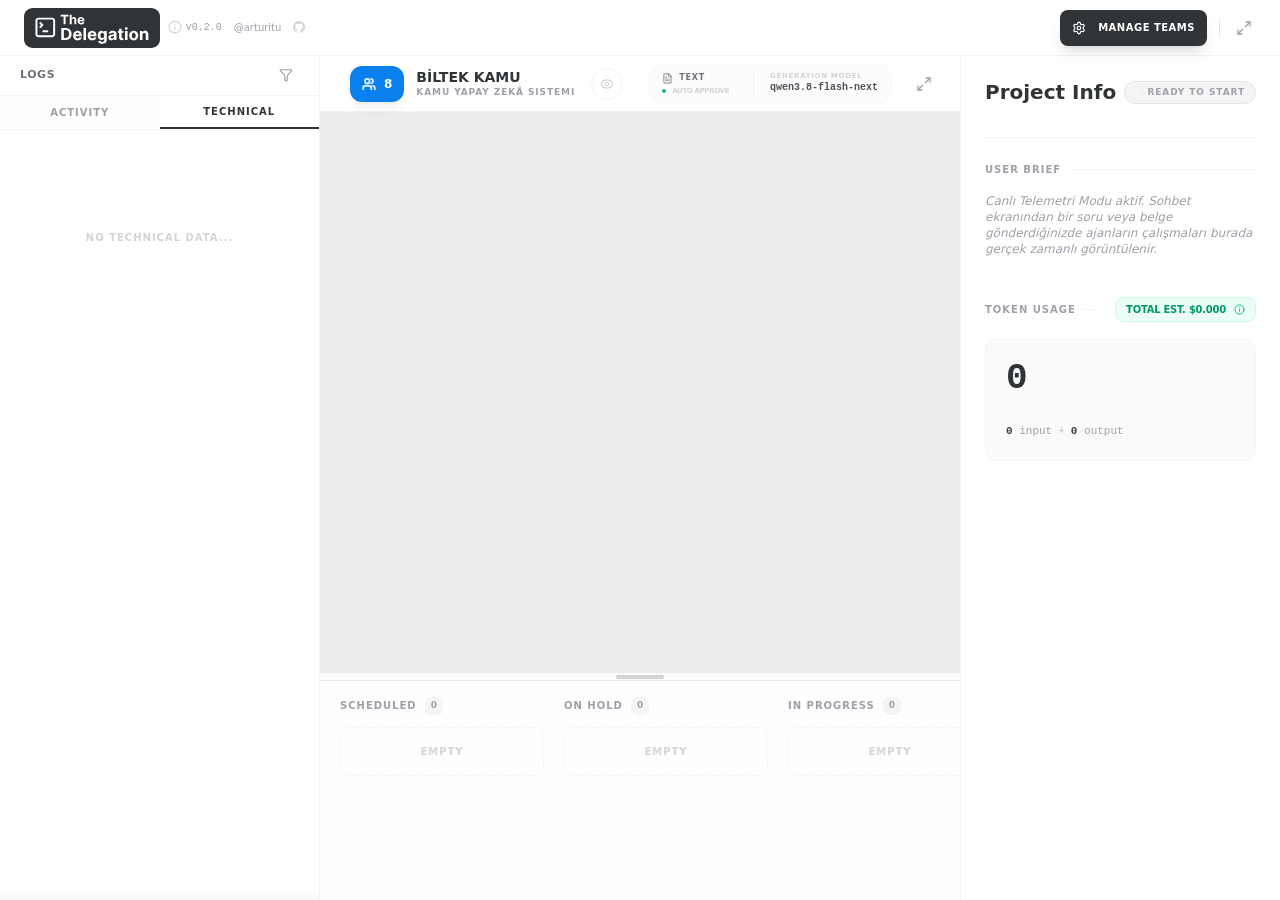
<file: frontend/office-3d/index.html>
<!DOCTYPE html>
<html lang="en">

<head>
  <meta charset="UTF-8" />
  <meta name="viewport" content="width=device-width, initial-scale=1.0" />
  <title>The Delegation</title>
  <meta name="description" content="A no-code 3D playground to explore, design, and interact with Agentic AI systems" />
  <link rel="icon" href="./favicon.ico" />
  <!-- Open Graph / Facebook -->
  <meta property="og:type" content="website">
  <meta property="og:url" content="https://arturitu.github.io/the-delegation/">
  <meta property="og:title" content="The Delegation">
  <meta property="og:description"
    content="A no-code 3D playground to explore, design, and interact with Agentic AI systems">
  <meta property="og:image" content="https://arturitu.github.io/the-delegation/og.jpg">
  <meta property="og:image:type" content="image/jpeg">
  <meta property="og:image:width" content="1200">
  <meta property="og:image:height" content="630">
  <!-- Twitter / X -->
  <meta name="twitter:card" content="summary_large_image">
  <meta name="twitter:site" content="@arturitu" />
  <meta name="twitter:title" content="The Delegation">
  <meta name="twitter:description"
    content="A no-code 3D playground to explore, design, and interact with Agentic AI systems">
  <meta name="twitter:image" content="https://arturitu.github.io/the-delegation/og.jpg">
  <meta name="twitter:url" content="https://arturitu.github.io/the-delegation/">
  <script type="module" crossorigin src="./assets/index-CEtgCD3l.js"></script>
  <link rel="stylesheet" crossorigin href="./assets/index-De0kGVIu.css">
</head>

<body>
  <div id="root"></div>
</body>

</html>
</file>
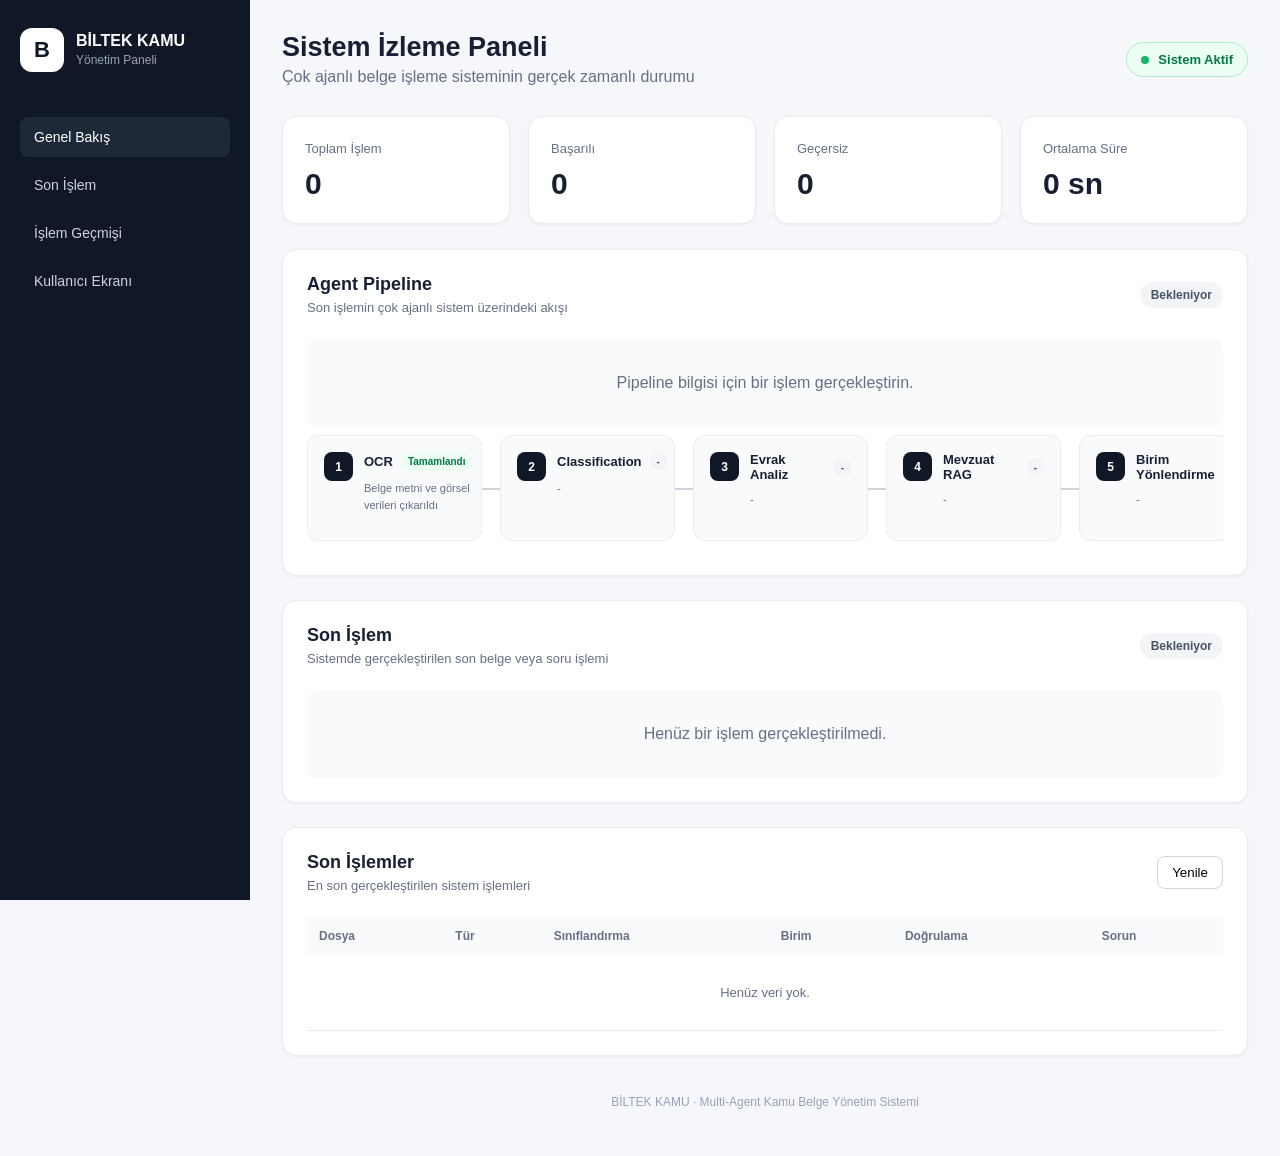
<file: frontend/dashboard.html>
<!DOCTYPE html>
<html lang="tr">

<head>
    <meta charset="UTF-8">

    <meta
        name="viewport"
        content="width=device-width, initial-scale=1.0"
    >

    <title>
        BİLTEK KAMU | Sistem Paneli
    </title>

    <link
        rel="stylesheet"
        href="dashboard.css"
    >
</head>


<body>

<div class="layout">


    <!-- =========================================
         SIDEBAR
    ========================================== -->

    <aside class="sidebar">

        <div class="brand">

            <div class="logo">
                B
            </div>

            <div>
                <h2>
                    BİLTEK KAMU
                </h2>

                <span>
                    Yönetim Paneli
                </span>
            </div>

        </div>


        <nav>

            <a
                href="#"
                class="active"
            >
                Genel Bakış
            </a>


            <a href="#lastProcess">
                Son İşlem
            </a>


            <a href="#history">
                İşlem Geçmişi
            </a>


            <a href="index.html">
                Kullanıcı Ekranı
            </a>

        </nav>

    </aside>



    <!-- =========================================
         MAIN
    ========================================== -->

    <main class="main">


        <!-- TOPBAR -->

        <header class="topbar">

            <div>

                <h1>
                    Sistem İzleme Paneli
                </h1>

                <p>
                    Çok ajanlı belge işleme sisteminin
                    gerçek zamanlı durumu
                </p>

            </div>


            <div class="system-status">

                <span class="status-dot"></span>

                Sistem Aktif

            </div>

        </header>



        <!-- =========================================
             SUMMARY
        ========================================== -->

        <section class="cards">


            <div class="card">

                <span>
                    Toplam İşlem
                </span>

                <strong id="totalRequests">
                    0
                </strong>

            </div>


            <div class="card">

                <span>
                    Başarılı
                </span>

                <strong id="successful">
                    0
                </strong>

            </div>


            <div class="card">

                <span>
                    Geçersiz
                </span>

                <strong id="invalid">
                    0
                </strong>

            </div>


            <div class="card">

                <span>
                    Ortalama Süre
                </span>

                <strong id="averageTime">
                    0 sn
                </strong>

            </div>


        </section>



        <!-- =========================================
             AGENT PIPELINE
        ========================================== -->

        <section class="panel">


            <div class="panel-header">

                <div>

                    <h2>
                        Agent Pipeline
                    </h2>

                    <p>
                        Son işlemin çok ajanlı sistem
                        üzerindeki akışı
                    </p>

                </div>


                <span
                    id="pipelineStatus"
                    class="badge neutral"
                >
                    Bekleniyor
                </span>

            </div>



            <!-- EMPTY -->

            <div
                id="pipelineEmpty"
                class="empty"
            >
                Pipeline bilgisi için
                bir işlem gerçekleştirin.
            </div>



            <!-- PIPELINE -->

            <div
                id="agentPipeline"
                class="agent-pipeline hidden"
            >


                <!-- =================================
                     1. OCR
                ================================== -->

                <div class="agent-card">

                    <div class="agent-number">
                        1
                    </div>


                    <div class="agent-content">

                        <div class="agent-top">

                            <strong>
                                OCR
                            </strong>


                            <span
                                class="agent-state success-state"
                            >
                                Tamamlandı
                            </span>

                        </div>


                        <p>
                            Belge metni ve görsel
                            verileri çıkarıldı
                        </p>

                    </div>

                </div>



                <div class="pipeline-line"></div>



                <!-- =================================
                     2. CLASSIFICATION
                ================================== -->

                <div class="agent-card">

                    <div class="agent-number">
                        2
                    </div>


                    <div class="agent-content">

                        <div class="agent-top">

                            <strong>
                                Classification
                            </strong>


                            <span
                                id="classificationAgentState"
                                class="agent-state"
                            >
                                -
                            </span>

                        </div>


                        <p id="classificationAgentDetail">
                            -
                        </p>

                    </div>

                </div>



                <div class="pipeline-line"></div>



                <!-- =================================
                     3. EVRAK ANALIZ
                ================================== -->

                <div class="agent-card">

                    <div class="agent-number">
                        3
                    </div>


                    <div class="agent-content">

                        <div class="agent-top">

                            <strong>
                                Evrak Analiz
                            </strong>


                            <span
                                id="analysisAgentState"
                                class="agent-state"
                            >
                                -
                            </span>

                        </div>


                        <p id="analysisAgentDetail">
                            -
                        </p>

                    </div>

                </div>



                <div class="pipeline-line"></div>



                <!-- =================================
                     4. MEVZUAT RAG
                ================================== -->

                <div
                    class="agent-card clickable-agent"
                    id="ragAgentCard"
                >

                    <div class="agent-number">
                        4
                    </div>


                    <div class="agent-content">

                        <div class="agent-top">

                            <strong>
                                Mevzuat RAG
                            </strong>


                            <span
                                id="ragAgentState"
                                class="agent-state"
                            >
                                -
                            </span>

                        </div>


                        <p id="ragAgentDetail">
                            -
                        </p>

                    </div>

                </div>



                <div class="pipeline-line"></div>



                <!-- =================================
                     5. ROUTING
                ================================== -->

                <div class="agent-card">

                    <div class="agent-number">
                        5
                    </div>


                    <div class="agent-content">

                        <div class="agent-top">

                            <strong>
                                Birim Yönlendirme
                            </strong>


                            <span
                                id="routingAgentState"
                                class="agent-state"
                            >
                                -
                            </span>

                        </div>


                        <p id="routingAgentDetail">
                            -
                        </p>

                    </div>

                </div>



                <div class="pipeline-line"></div>



                <!-- =================================
                     6. VALIDATION
                ================================== -->

                <div
                    class="agent-card clickable-agent"
                    id="validationAgentCard"
                >

                    <div class="agent-number">
                        6
                    </div>


                    <div class="agent-content">

                        <div class="agent-top">

                            <strong>
                                Doğrulama
                            </strong>


                            <span
                                id="validationAgentState"
                                class="agent-state"
                            >
                                -
                            </span>

                        </div>


                        <p id="validationAgentDetail">
                            -
                        </p>

                    </div>

                </div>



                <div class="pipeline-line"></div>



                <!-- =================================
                     7. RESMI YAZI
                ================================== -->

                <div
                    class="agent-card on-demand-agent"
                >

                    <div class="agent-number">
                        7
                    </div>


                    <div class="agent-content">

                        <div class="agent-top">

                            <strong>
                                Resmi Yazı
                            </strong>


                            <span
                                class="agent-state ondemand-state"
                            >
                                On-Demand
                            </span>

                        </div>


                        <p>
                            Kullanıcı talebiyle
                            resmi yazı oluşturulur
                        </p>

                    </div>

                </div>


            </div>

        </section>



        <!-- =========================================
             LAST PROCESS
        ========================================== -->

        <section
            class="panel"
            id="lastProcess"
        >


            <div class="panel-header">

                <div>

                    <h2>
                        Son İşlem
                    </h2>

                    <p>
                        Sistemde gerçekleştirilen
                        son belge veya soru işlemi
                    </p>

                </div>


                <span
                    id="lastStatus"
                    class="badge neutral"
                >
                    Bekleniyor
                </span>

            </div>



            <!-- EMPTY -->

            <div
                id="emptyProcess"
                class="empty"
            >
                Henüz bir işlem gerçekleştirilmedi.
            </div>



            <!-- PROCESS DETAILS -->

            <div
                id="processDetails"
                class="process-grid hidden"
            >


                <div class="detail">

                    <span>
                        Dosya
                    </span>

                    <strong id="fileName">
                        -
                    </strong>

                </div>



                <div class="detail">

                    <span>
                        İşlem Türü
                    </span>

                    <strong id="requestType">
                        -
                    </strong>

                </div>



                <div class="detail">

                    <span>
                        Sınıflandırma
                    </span>

                    <strong id="classification">
                        -
                    </strong>

                </div>



                <div class="detail">

                    <span>
                        Sınıflandırma Güveni
                    </span>

                    <strong id="classificationConfidence">
                        -
                    </strong>

                </div>



                <div class="detail">

                    <span>
                        Analiz Güveni
                    </span>

                    <strong id="analysisConfidence">
                        -
                    </strong>

                </div>



                <div class="detail">

                    <span>
                        Yönlendirilen Birim
                    </span>

                    <strong id="routing">
                        -
                    </strong>

                </div>



                <div class="detail">

                    <span>
                        RAG Kaynakları
                    </span>

                    <strong id="ragSources">
                        -
                    </strong>

                </div>



                <div class="detail">

                    <span>
                        Doğrulama Sorunları
                    </span>

                    <strong id="issueCount">
                        -
                    </strong>

                </div>


            </div>

        </section>



        <!-- =========================================
             HISTORY
        ========================================== -->

        <section
            class="panel"
            id="history"
        >


            <div class="panel-header">

                <div>

                    <h2>
                        Son İşlemler
                    </h2>

                    <p>
                        En son gerçekleştirilen sistem işlemleri
                    </p>

                </div>


                <button
                    onclick="loadDashboard()"
                    class="refresh-button"
                >
                    Yenile
                </button>

            </div>



            <div class="table-wrapper">

                <table>


                    <thead>

                        <tr>

                            <th>
                                Dosya
                            </th>

                            <th>
                                Tür
                            </th>

                            <th>
                                Sınıflandırma
                            </th>

                            <th>
                                Birim
                            </th>

                            <th>
                                Doğrulama
                            </th>

                            <th>
                                Sorun
                            </th>

                        </tr>

                    </thead>



                    <tbody id="historyBody">

                        <tr>

                            <td
                                colspan="6"
                                class="table-empty"
                            >
                                Henüz veri yok.
                            </td>

                        </tr>

                    </tbody>


                </table>

            </div>

        </section>



        <!-- =========================================
             VALIDATION DETAILS MODAL
        ========================================== -->

        <div
            id="validationModal"
            class="modal hidden"
        >


            <div class="modal-backdrop"></div>


            <div class="modal-box">


                <div class="modal-header">

                    <div>

                        <h2>
                            Doğrulama Detayları
                        </h2>

                        <p>
                            Son işlemde tespit edilen
                            doğrulama sorunları
                        </p>

                    </div>


                    <button
                        id="closeValidationModal"
                        class="modal-close"
                    >
                        ×
                    </button>

                </div>



                <div class="validation-summary">


                    <div>

                        <span>
                            Durum
                        </span>

                        <strong id="modalValidationStatus">
                            -
                        </strong>

                    </div>


                    <div>

                        <span>
                            Toplam Sorun
                        </span>

                        <strong id="modalIssueCount">
                            0
                        </strong>

                    </div>


                </div>



                <div id="validationIssuesList">

                    <div class="empty">
                        Doğrulama sorunu bulunamadı.
                    </div>

                </div>


            </div>

        </div>



        <!-- =========================================
             RAG DETAILS MODAL
        ========================================== -->

        <div
            id="ragModal"
            class="modal hidden"
        >


            <div class="modal-backdrop"></div>


            <div class="modal-box">


                <div class="modal-header">

                    <div>

                        <h2>
                            Mevzuat RAG Detayları
                        </h2>

                        <p>
                            Son işlemde kullanılan
                            sorgu, yanıt ve kaynaklar
                        </p>

                    </div>


                    <button
                        id="closeRagModal"
                        class="modal-close"
                    >
                        ×
                    </button>

                </div>



                <!-- QUERY -->

                <div class="rag-section">

                    <span class="rag-label">
                        Sorgu
                    </span>


                    <div
                        id="ragQuery"
                        class="rag-text"
                    >
                        -
                    </div>

                </div>



                <!-- ANSWER -->

                <div class="rag-section">

                    <span class="rag-label">
                        RAG Yanıtı
                    </span>


                    <div
                        id="ragAnswer"
                        class="rag-text"
                    >
                        -
                    </div>

                </div>



                <!-- SOURCES -->

                <div class="rag-section">


                    <div class="rag-section-header">

                        <span class="rag-label">
                            Kaynaklar
                        </span>


                        <strong id="ragSourceCount">
                            0
                        </strong>

                    </div>



                    <div id="ragSourcesList">

                        <div class="empty">
                            Kaynak bulunamadı.
                        </div>

                    </div>


                </div>


            </div>

        </div>



        <!-- =========================================
             FOOTER
        ========================================== -->

        <footer>

            BİLTEK KAMU ·
            Multi-Agent Kamu Belge Yönetim Sistemi

        </footer>


    </main>

</div>



<script src="dashboard.js"></script>

</body>

</html>
</file>
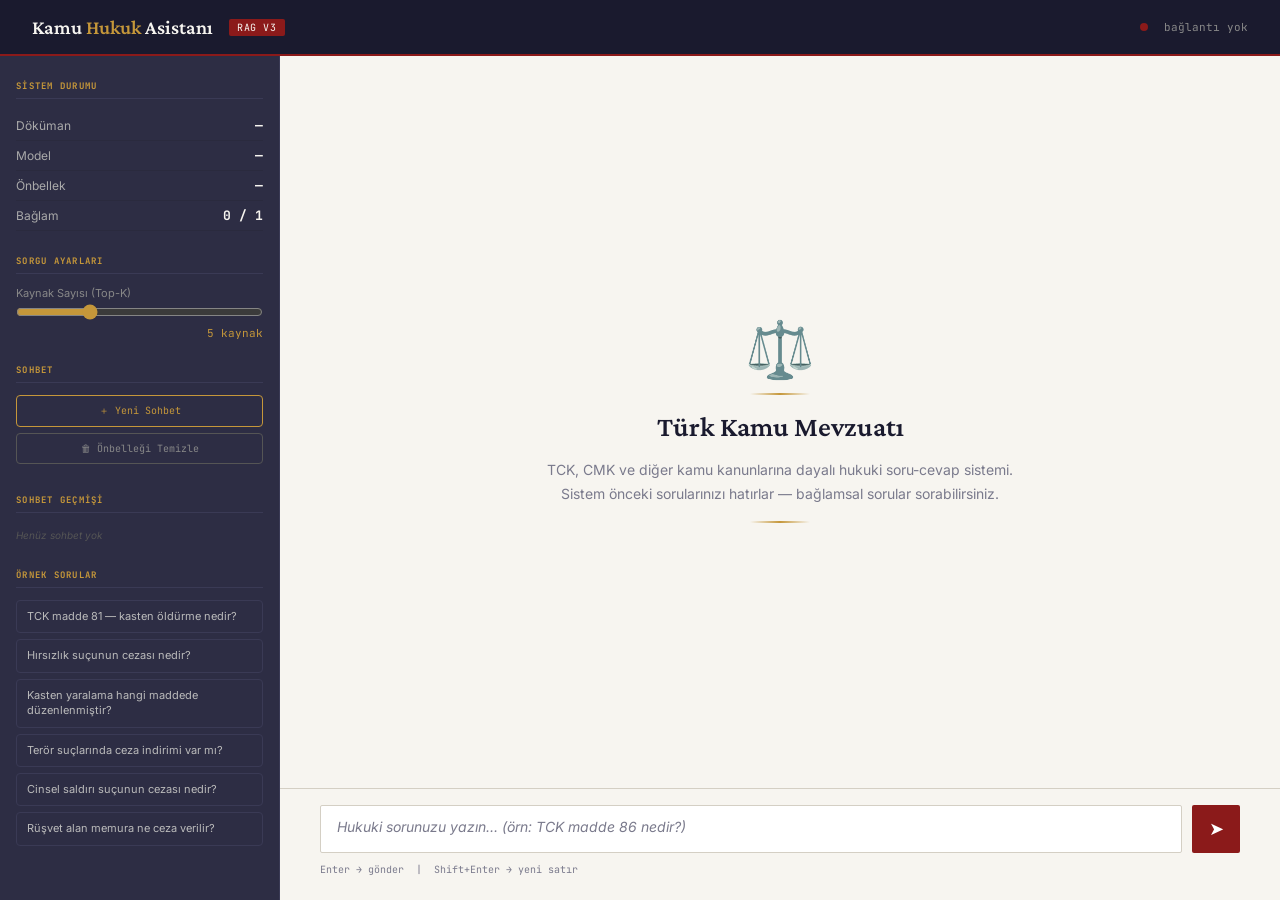
<file: agents/mevzuat_rag/chat.html>
<!DOCTYPE html>
<html lang="tr">
<head>
<meta charset="UTF-8"/>
<meta name="viewport" content="width=device-width,initial-scale=1"/>
<title>Kamu Hukuk Asistanı</title>
<style>
@import url('https://fonts.googleapis.com/css2?family=Crimson+Pro:ital,wght@0,300;0,400;0,600;1,300&family=JetBrains+Mono:wght@400;500&family=Inter:wght@300;400;500&display=swap');

:root {
  --ink:    #1A1A2E; --ink2: #2D2D44;
  --paper:  #F7F5F0; --paper2: #EDEAE2;
  --seal:   #8B1A1A; --seal2: #A52A2A;
  --gold:   #C5973A; --muted: #7A7A8C;
  --good:   #2D7A4F; --warn:  #B85C1A;
  --border: #D4CFC4;
  --mono: 'JetBrains Mono', monospace;
  --serif: 'Crimson Pro', Georgia, serif;
  --sans: 'Inter', sans-serif;
}
*, *::before, *::after { box-sizing: border-box; margin: 0; padding: 0; }
body { font-family: var(--sans); background: var(--paper); color: var(--ink);
  min-height: 100vh; display: grid;
  grid-template-columns: 280px 1fr; grid-template-rows: auto 1fr;
  height: 100vh; overflow: hidden; }

/* Header */
header { grid-column: 1/-1; background: var(--ink); color: var(--paper);
  padding: 0 32px; height: 56px; display: flex; align-items: center;
  gap: 16px; border-bottom: 2px solid var(--seal); flex-shrink: 0; }
.logo { font-family: var(--serif); font-size: 20px; font-weight: 600; color: var(--paper); }
.logo span { color: var(--gold); }
.badge { font-family: var(--mono); font-size: 10px; padding: 2px 8px; border-radius: 2px;
  background: var(--seal); color: var(--paper); letter-spacing: .06em; text-transform: uppercase; }
header .spacer { flex: 1; }
#statusDot { width: 8px; height: 8px; border-radius: 50%; background: #666; transition: background .3s; }
#statusDot.online  { background: #4CAF50; box-shadow: 0 0 6px #4CAF5066; }
#statusDot.offline { background: var(--seal); }
#statusText { font-family: var(--mono); font-size: 11px; color: #888; }

/* Sidebar */
aside { background: var(--ink2); color: var(--paper); padding: 24px 16px;
  display: flex; flex-direction: column; gap: 24px;
  border-right: 1px solid #3A3A55; overflow-y: auto; }
.side-section h3 { font-family: var(--mono); font-size: 9px; letter-spacing: .14em;
  text-transform: uppercase; color: var(--gold);
  margin-bottom: 12px; padding-bottom: 6px; border-bottom: 1px solid #3A3A55; }
.stat-row { display: flex; justify-content: space-between; align-items: center;
  padding: 6px 0; font-size: 12px; color: #AAA; border-bottom: 1px solid #2A2A3E; }
.stat-row b { color: var(--paper); font-family: var(--mono); font-size: 13px; }
label { font-size: 11px; color: #888; display: block; margin-bottom: 4px; }
input[type=range] { width: 100%; accent-color: var(--gold); cursor: pointer; }
.range-val { font-family: var(--mono); font-size: 11px; color: var(--gold); text-align: right; margin-top: 2px; }
.suggestion-list { display: flex; flex-direction: column; gap: 6px; }
.sug { padding: 8px 10px; border: 1px solid #3A3A55; border-radius: 4px;
  font-size: 11px; color: #BBB; cursor: pointer;
  transition: border-color .2s, color .2s, background .2s; line-height: 1.4; }
.sug:hover { border-color: var(--gold); color: var(--paper); background: #2A2A3E; }
.action-btn { width: 100%; padding: 8px; background: transparent;
  border: 1px solid #555; border-radius: 4px; color: #888;
  font-family: var(--mono); font-size: 10px; cursor: pointer;
  transition: border-color .2s, color .2s; margin-bottom: 6px; }
.action-btn:hover { border-color: var(--seal); color: var(--seal); }
.action-btn.new-chat { border-color: var(--gold); color: var(--gold); }
.action-btn.new-chat:hover { background: rgba(197,151,58,.1); }

/* History list */
.history-list { display: flex; flex-direction: column; gap: 4px; max-height: 200px; overflow-y: auto; }
.history-item { padding: 6px 10px; border: 1px solid #2A2A3E; border-radius: 4px;
  font-size: 10px; color: #888; cursor: pointer; transition: all .2s;
  white-space: nowrap; overflow: hidden; text-overflow: ellipsis; }
.history-item:hover { border-color: var(--gold); color: #CCC; background: #2A2A3E; }
.history-item.active { border-color: var(--gold); color: var(--gold); }
.history-empty { font-size: 10px; color: #555; font-style: italic; padding: 4px 0; }

/* Main */
main { display: flex; flex-direction: column; overflow: hidden; }
#messages { flex: 1; overflow-y: auto; padding: 32px 40px;
  display: flex; flex-direction: column; gap: 28px; scroll-behavior: smooth; }
#messages::-webkit-scrollbar { width: 4px; }
#messages::-webkit-scrollbar-thumb { background: var(--border); border-radius: 2px; }

/* Welcome */
.welcome { margin: auto; text-align: center; max-width: 480px;
  display: flex; flex-direction: column; align-items: center; gap: 16px; }
.welcome-seal { font-size: 56px; line-height: 1; filter: sepia(.3); }
.welcome h2 { font-family: var(--serif); font-size: 28px; font-weight: 600; color: var(--ink); }
.welcome p { font-size: 14px; color: var(--muted); line-height: 1.7; }
.welcome-rule { width: 60px; height: 2px;
  background: linear-gradient(90deg, transparent, var(--gold), transparent); }

/* Messages */
.msg { display: flex; flex-direction: column; gap: 8px; max-width: 760px; }
.msg.user { align-self: flex-end; align-items: flex-end; }
.msg.bot  { align-self: flex-start; }
.bubble { padding: 14px 18px; border-radius: 2px; font-size: 14px;
  line-height: 1.7; max-width: 680px; }
.user .bubble { background: var(--ink); color: var(--paper);
  border-bottom-right-radius: 0; font-family: var(--sans); }
.bot .bubble { background: white; border: 1px solid var(--border);
  border-left: 3px solid var(--seal); border-bottom-left-radius: 0;
  font-family: var(--serif); font-size: 15px; white-space: pre-wrap; }
.msg-meta { font-family: var(--mono); font-size: 10px; color: var(--muted);
  display: flex; gap: 14px; align-items: center; flex-wrap: wrap; }
.conf-badge { display: inline-flex; align-items: center; gap: 5px;
  padding: 3px 10px; border-radius: 2px; font-family: var(--mono);
  font-size: 11px; font-weight: 500; }
.conf-high { background: #E8F5E9; color: var(--good); border: 1px solid #A5D6A7; }
.conf-mid  { background: #FFF3E0; color: var(--warn); border: 1px solid #FFCC80; }
.conf-low  { background: #FFEBEE; color: var(--seal); border: 1px solid #EF9A9A; }
.sources-label { font-family: var(--mono); font-size: 10px; color: var(--muted);
  letter-spacing: .08em; text-transform: uppercase; margin-top: 4px; }
.sources { display: flex; flex-wrap: wrap; gap: 6px; margin-top: 4px; }
.source-chip { padding: 4px 10px; background: var(--paper2); border: 1px solid var(--border);
  border-radius: 2px; font-family: var(--mono); font-size: 10px; color: var(--ink2);
  display: flex; align-items: center; gap: 6px;
  cursor: pointer; transition: border-color .2s, background .2s; }
.source-chip:hover { border-color: var(--seal); background: #F0E8E8; }
.sc-score { color: var(--good); font-weight: 500; }

/* Context indicator */
.ctx-indicator { font-family: var(--mono); font-size: 10px; color: var(--gold);
  padding: 4px 10px; background: rgba(197,151,58,.08);
  border: 1px solid rgba(197,151,58,.3); border-radius: 2px; display: inline-block; }

/* Thinking */
.thinking { display: flex; gap: 6px; align-items: center; padding: 14px 18px; }
.thinking span { width: 8px; height: 8px; border-radius: 50%;
  background: var(--seal); animation: pulse 1.2s ease-in-out infinite; }
.thinking span:nth-child(2) { animation-delay: .2s; background: var(--gold); }
.thinking span:nth-child(3) { animation-delay: .4s; }
@keyframes pulse {
  0%,80%,100% { transform: scale(.6); opacity:.4; }
  40%          { transform: scale(1);  opacity:1; }
}

/* Input */
.input-area { padding: 16px 40px 24px; border-top: 1px solid var(--border);
  background: var(--paper); display: flex; flex-direction: column; gap: 10px; flex-shrink: 0; }
.input-row { display: flex; gap: 10px; align-items: flex-end; }
#questionInput { flex: 1; background: white; border: 1px solid var(--border);
  border-radius: 2px; color: var(--ink); font-family: var(--sans); font-size: 14px;
  padding: 12px 16px; resize: none; outline: none; transition: border-color .2s;
  min-height: 48px; max-height: 120px; overflow-y: auto; }
#questionInput:focus { border-color: var(--seal); }
#questionInput::placeholder { color: var(--muted); font-style: italic; }
#sendBtn { width: 48px; height: 48px; border: none; background: var(--seal);
  color: white; font-size: 18px; cursor: pointer; border-radius: 2px;
  transition: background .2s; display: flex; align-items: center; justify-content: center; flex-shrink: 0; }
#sendBtn:hover:not(:disabled) { background: var(--seal2); }
#sendBtn:disabled { opacity: .4; cursor: default; }
.input-hint { font-family: var(--mono); font-size: 10px; color: var(--muted);
  display: flex; justify-content: space-between; align-items: center; }
.ctx-count { color: var(--gold); }
.error-bubble { padding: 10px 14px; border: 1px solid var(--seal);
  border-left: 3px solid var(--seal); background: #FFF5F5;
  font-family: var(--mono); font-size: 12px; color: var(--seal); }

/* Popup */
.popup-overlay { position: fixed; inset: 0; background: rgba(0,0,0,0.55);
  display: flex; align-items: center; justify-content: center; z-index: 1000;
  animation: fadeIn .15s ease; }
@keyframes fadeIn { from { opacity:0 } to { opacity:1 } }
.popup-box { background: white; border-radius: 4px; padding: 32px;
  max-width: 520px; width: 90%; border-top: 4px solid var(--seal);
  box-shadow: 0 24px 64px rgba(0,0,0,0.3); animation: slideUp .2s ease; }
@keyframes slideUp { from { transform: translateY(16px); opacity:0 } to { transform:none; opacity:1 } }
.popup-header { display: flex; justify-content: space-between; align-items: center; margin-bottom: 20px; }
.popup-header h3 { font-family: var(--serif); font-size: 20px; color: var(--seal); }
.popup-close { cursor: pointer; font-size: 22px; color: #888; padding: 0 8px;
  background: none; border: none; transition: color .2s; }
.popup-close:hover { color: var(--seal); }
.popup-table { width: 100%; border-collapse: collapse; font-family: var(--sans); font-size: 13px; }
.popup-table tr:nth-child(odd) td { background: var(--paper); }
.popup-table td { padding: 9px 14px; color: var(--ink); vertical-align: top; }
.popup-table td:first-child { font-weight: 600; color: var(--muted); width: 40%; }
.score-cell { color: var(--good); font-weight: 700; font-family: var(--mono); }
.popup-footer { margin-top: 20px; text-align: right; }
.popup-footer button { padding: 8px 24px; background: var(--seal); color: white;
  border: none; border-radius: 2px; cursor: pointer; font-family: var(--sans);
  font-size: 13px; transition: background .2s; }
.popup-footer button:hover { background: var(--seal2); }
</style>
</head>
<body>

<header>
  <div class="logo">Kamu <span>Hukuk</span> Asistanı</div>
  <div class="badge">RAG v3</div>
  <div class="spacer"></div>
  <div id="statusDot"></div>
  <div id="statusText">kontrol ediliyor…</div>
</header>

<aside>
  <div class="side-section">
    <h3>Sistem Durumu</h3>
    <div class="stat-row">Döküman<b id="docCount">—</b></div>
    <div class="stat-row">Model<b id="modelName">—</b></div>
    <div class="stat-row">Önbellek<b id="cacheCount">—</b></div>
    <div class="stat-row">Bağlam<b id="ctxCount">0 / 6</b></div>
  </div>

  <div class="side-section">
    <h3>Sorgu Ayarları</h3>
    <label>Kaynak Sayısı (Top-K)</label>
    <input type="range" id="topK" min="3" max="10" value="5">
          
    <div class="range-val"><span id="topKVal">5</span> kaynak</div>
  </div>

  <div class="side-section">
    <h3>Sohbet</h3>
    <button class="action-btn new-chat" onclick="newChat()">＋ Yeni Sohbet</button>
    <button class="action-btn" onclick="clearCache()">🗑 Önbelleği Temizle</button>
  </div>

  <div class="side-section">
    <h3>Sohbet Geçmişi</h3>
    <div class="history-list" id="historyList">
      <div class="history-empty">Henüz sohbet yok</div>
    </div>
  </div>

  <div class="side-section">
    <h3>Örnek Sorular</h3>
    <div class="suggestion-list">
      <div class="sug" onclick="setSoru(this)">TCK madde 81 — kasten öldürme nedir?</div>
      <div class="sug" onclick="setSoru(this)">Hırsızlık suçunun cezası nedir?</div>
      <div class="sug" onclick="setSoru(this)">Kasten yaralama hangi maddede düzenlenmiştir?</div>
      <div class="sug" onclick="setSoru(this)">Terör suçlarında ceza indirimi var mı?</div>
      <div class="sug" onclick="setSoru(this)">Cinsel saldırı suçunun cezası nedir?</div>
      <div class="sug" onclick="setSoru(this)">Rüşvet alan memura ne ceza verilir?</div>
    </div>
  </div>
</aside>

<main>
  <div id="messages">
    <div class="welcome" id="welcome">
      <div class="welcome-seal">⚖️</div>
      <div class="welcome-rule"></div>
      <h2>Türk Kamu Mevzuatı</h2>
      <p>TCK, CMK ve diğer kamu kanunlarına dayalı hukuki soru-cevap sistemi.<br>
      Sistem önceki sorularınızı hatırlar — bağlamsal sorular sorabilirsiniz.</p>
      <div class="welcome-rule"></div>
    </div>
  </div>

  <div class="input-area">
    <div class="input-row">
      <textarea id="questionInput"
        placeholder="Hukuki sorunuzu yazın… (örn: TCK madde 86 nedir?)"
        rows="1"
        onkeydown="if(event.key==='Enter'&&!event.shiftKey){event.preventDefault();sendQuery()}"
        oninput="autoResize(this)"></textarea>
      <button id="sendBtn" onclick="sendQuery()" title="Gönder">➤</button>
    </div>
    <div class="input-hint">
      <span>Enter → gönder &nbsp;|&nbsp; Shift+Enter → yeni satır</span>
      <span class="ctx-count" id="ctxHint"></span>
    </div>
  </div>
</main>

<script>
const API = 'http://localhost:8000';

// ── Conversation History ────────────────────────────────────────────────────────
let conversationHistory = [];   // [{role, content}, ...]
let sessionLog = [];            // [{q, a, time}, ...] للعرض في الـ sidebar
const MAX_HISTORY = 2;

function updateHistorySidebar() {
  const list = document.getElementById('historyList');
  const ctxEl = document.getElementById('ctxCount');
  const ctxHint = document.getElementById('ctxHint');
  const msgCount = conversationHistory.filter(m=>m.role==='user').length;

    ctxEl.textContent = `${msgCount} / 1`;
  ctxHint.textContent = msgCount > 0 ? `🔗 ${msgCount} mesaj bağlamda` : '';

  if (sessionLog.length === 0) {
    list.innerHTML = '<div class="history-empty">Henüz sohbet yok</div>';
    return;
  }
  list.innerHTML = sessionLog.slice().reverse().map((item, i) => `
    <div class="history-item ${i===0?'active':''}" title="${item.q}">
      ${item.q.length>35 ? item.q.slice(0,35)+'…' : item.q}
    </div>`).join('');
}

function newChat() {
  conversationHistory = [];
  sessionLog = [];
  document.getElementById('messages').innerHTML = `
    <div class="welcome" id="welcome">
      <div class="welcome-seal">⚖️</div>
      <div class="welcome-rule"></div>
      <h2>Türk Kamu Mevzuatı</h2>
      <p>Yeni sohbet başlatıldı. Hukuki sorunuzu yazabilirsiniz.</p>
      <div class="welcome-rule"></div>
    </div>`;
  updateHistorySidebar();
}

// ── Status ──────────────────────────────────────────────────────────────────────
async function loadStatus() {
  try {
    const [h, c] = await Promise.all([
      fetch(`${API}/health`).then(r=>r.json()),
      fetch(`${API}/cache/stats`).then(r=>r.json()),
    ]);
    document.getElementById('docCount').textContent   = h.document_count?.toLocaleString() ?? '—';
    document.getElementById('modelName').textContent  = h.llm_model ?? '—';
    document.getElementById('cacheCount').textContent = c.cached_questions ?? '0';
    document.getElementById('statusDot').className    = 'online';
    document.getElementById('statusText').textContent = 'bağlı';
  } catch {
    document.getElementById('statusDot').className    = 'offline';
    document.getElementById('statusText').textContent = 'bağlantı yok';
  }
}
loadStatus();
setInterval(loadStatus, 20000);

// ── Confidence ──────────────────────────────────────────────────────────────────
function confidenceFromSources(sources) {
  if (!sources || !sources.length) return { pct: 0, label: 'Bilgi Bulunamadı', cls: 'conf-low' };
  const avg = sources.reduce((s,x)=>s+(x.score||0),0) / sources.length;
  const top = sources[0]?.score || 0;
  const conf = Math.round((top*0.6 + avg*0.4)*100);
  if (conf >= 80) return { pct: conf, label: 'Yüksek Güven', cls: 'conf-high' };
  if (conf >= 60) return { pct: conf, label: 'Orta Güven',   cls: 'conf-mid'  };
  return           { pct: conf, label: 'Düşük Güven',  cls: 'conf-low'  };
}

// ── Helpers ──────────────────────────────────────────────────────────────────────
function autoResize(el) {
  el.style.height = 'auto';
  el.style.height = Math.min(el.scrollHeight, 120) + 'px';
}
function setSoru(el) {
  const inp = document.getElementById('questionInput');
  inp.value = el.textContent.trim();
  autoResize(inp); inp.focus();
  document.getElementById('welcome')?.remove();
}
function esc(s) {
  return String(s).replace(/&/g,'&amp;').replace(/</g,'&lt;')
    .replace(/>/g,'&gt;').replace(/"/g,'&quot;');
}
function addMsg(role, html) {
  const msgs = document.getElementById('messages');
  const div = document.createElement('div');
  div.className = `msg ${role}`;
  div.innerHTML = html;
  msgs.appendChild(div);
  msgs.scrollTop = msgs.scrollHeight;
  return div;
}
async function clearCache() {
  await fetch(`${API}/cache/clear`, { method: 'DELETE' });
  loadStatus();
}

// ── Popup ────────────────────────────────────────────────────────────────────────
function showPopup(source) {
  document.getElementById('popup-overlay')?.remove();
  const overlay = document.createElement('div');
  overlay.className = 'popup-overlay';
  overlay.id = 'popup-overlay';
  overlay.onclick = e => { if(e.target===overlay) overlay.remove(); };
  overlay.innerHTML = `
    <div class="popup-box">
      <div class="popup-header">
        <h3>📄 ${esc(source.madde ? 'Madde ' + source.madde : 'Kaynak Detayı')}</h3>
        <button class="popup-close" onclick="document.getElementById('popup-overlay').remove()">✕</button>
      </div>
      <table class="popup-table">
        <tr><td>Kanun Adı</td><td>${esc(source.document_name || '—')}</td></tr>
        <tr><td>Kanun No</td><td>${esc(source.law_number || '—')}</td></tr>
        <tr><td>Madde</td>   <td>${esc(source.madde || '—')}</td></tr>
        <tr><td>Eşleşme</td> <td class="score-cell">%${Math.round((source.score||0)*100)}</td></tr>
        <tr><td>Chunk ID</td><td>${esc(String(source.chunk_id ?? '—'))}</td></tr>
      </table>
      <div class="popup-footer">
        <button onclick="document.getElementById('popup-overlay').remove()">Kapat</button>
      </div>
    </div>`;
  document.body.appendChild(overlay);
}

// ── Send Query ────────────────────────────────────────────────────────────────────
async function sendQuery() {
  const inp  = document.getElementById('questionInput');
  const q    = inp.value.trim();
  const topK = parseInt(document.getElementById('topK').value);

  if (!q) return;

  document.getElementById('welcome')?.remove();

  inp.value = '';
  inp.style.height = 'auto';

  document.getElementById('sendBtn').disabled = true;

  const hasContext = conversationHistory.length > 0;

  addMsg('user', `
    <div class="bubble">${esc(q)}</div>
    ${
      hasContext
        ? '<div class="ctx-indicator">🔗 önceki bağlamla yanıtlanıyor</div>'
        : ''
    }
  `);

  const botDiv = addMsg(
    'bot',
    `<div class="bubble thinking">
      <span></span>
      <span></span>
      <span></span>
    </div>`
  );

  try {

    const response = await fetch(
      `${API}/query`,
      {
        method: 'POST',

        headers: {
          'Content-Type': 'application/json'
        },

        body: JSON.stringify({
          question: q,
          top_k: topK,
          history: conversationHistory.slice(
            -MAX_HISTORY
          ),
        }),
      }
    );

    if (!response.ok) {
      const errorText = await response.text();

      throw new Error(
        `HTTP ${response.status}: ${errorText}`
      );
    }

    const data = await response.json();

    const fullText = data.answer || '';

    const conf = confidenceFromSources(
      data.sources
    );

    const sourcesHtml = (
      data.sources || []
    ).map(s => `
      <div
        class="source-chip"
        onclick='showPopup(${JSON.stringify(s)})'
      >

        ${
          esc(
            s.madde
              ? 'Madde ' + s.madde
              : (
                  s.document_name?.split('_')[1]
                  || 'Kaynak'
                )
          )
        }

        <span class="sc-score">
          %${Math.round((s.score || 0) * 100)}
        </span>

      </div>
    `).join('');

    botDiv.innerHTML = `
      <div class="bubble">
        ${esc(fullText)}
      </div>

      <div class="msg-meta">

        <span class="conf-badge ${conf.cls}">
          ● ${conf.label} — %${conf.pct}
        </span>

        <span>
          ⏱ ${data.elapsed ?? '—'}s
        </span>

        <span>
          📄 ${data.retrieved_chunks ?? topK} kaynak
        </span>

        ${
          data.cached
            ? '<span>⚡ önbellekten</span>'
            : ''
        }

      </div>

      ${
        sourcesHtml
          ? `
            <div class="sources-label">
              Kullanılan Kaynaklar
            </div>

            <div class="sources">
              ${sourcesHtml}
            </div>
          `
          : ''
      }
    `;

    conversationHistory.push({
      role: 'user',
      content: q,
    });

    conversationHistory.push({
      role: 'assistant',
      content: fullText,
    });

    if (
      conversationHistory.length
      > MAX_HISTORY * 2
    ) {
      conversationHistory =
        conversationHistory.slice(
          -MAX_HISTORY * 2
        );
    }

    sessionLog.push({
      q,
      a: fullText,
      time: new Date()
        .toLocaleTimeString('tr-TR'),
    });

    updateHistorySidebar();
    loadStatus();

  }

  catch (e) {

    botDiv.innerHTML = `
      <div class="error-bubble">
        ⚠ ${esc(e.message)}
      </div>
    `;
  }

  document
    .getElementById('sendBtn')
    .disabled = false;

  inp.focus();
}

updateHistorySidebar();
</script>
</body>
</html>
</file>
<file: frontend/office-3d/assets/index-De0kGVIu.css>
@import"https://fonts.googleapis.com/css2?family=Inter:wght@400;600;900&display=swap";.react-flow{direction:ltr;--xy-edge-stroke-default: #b1b1b7;--xy-edge-stroke-width-default: 1;--xy-edge-stroke-selected-default: #555;--xy-connectionline-stroke-default: #b1b1b7;--xy-connectionline-stroke-width-default: 1;--xy-attribution-background-color-default: rgba(255, 255, 255, .5);--xy-minimap-background-color-default: #fff;--xy-minimap-mask-background-color-default: rgba(240, 240, 240, .6);--xy-minimap-mask-stroke-color-default: transparent;--xy-minimap-mask-stroke-width-default: 1;--xy-minimap-node-background-color-default: #e2e2e2;--xy-minimap-node-stroke-color-default: transparent;--xy-minimap-node-stroke-width-default: 2;--xy-background-color-default: transparent;--xy-background-pattern-dots-color-default: #91919a;--xy-background-pattern-lines-color-default: #eee;--xy-background-pattern-cross-color-default: #e2e2e2;background-color:var(--xy-background-color, var(--xy-background-color-default));--xy-node-color-default: inherit;--xy-node-border-default: 1px solid #1a192b;--xy-node-background-color-default: #fff;--xy-node-group-background-color-default: rgba(240, 240, 240, .25);--xy-node-boxshadow-hover-default: 0 1px 4px 1px rgba(0, 0, 0, .08);--xy-node-boxshadow-selected-default: 0 0 0 .5px #1a192b;--xy-node-border-radius-default: 3px;--xy-handle-background-color-default: #1a192b;--xy-handle-border-color-default: #fff;--xy-selection-background-color-default: rgba(0, 89, 220, .08);--xy-selection-border-default: 1px dotted rgba(0, 89, 220, .8);--xy-controls-button-background-color-default: #fefefe;--xy-controls-button-background-color-hover-default: #f4f4f4;--xy-controls-button-color-default: inherit;--xy-controls-button-color-hover-default: inherit;--xy-controls-button-border-color-default: #eee;--xy-controls-box-shadow-default: 0 0 2px 1px rgba(0, 0, 0, .08);--xy-edge-label-background-color-default: #ffffff;--xy-edge-label-color-default: inherit;--xy-resize-background-color-default: #3367d9}.react-flow.dark{--xy-edge-stroke-default: #3e3e3e;--xy-edge-stroke-width-default: 1;--xy-edge-stroke-selected-default: #727272;--xy-connectionline-stroke-default: #b1b1b7;--xy-connectionline-stroke-width-default: 1;--xy-attribution-background-color-default: rgba(150, 150, 150, .25);--xy-minimap-background-color-default: #141414;--xy-minimap-mask-background-color-default: rgba(60, 60, 60, .6);--xy-minimap-mask-stroke-color-default: transparent;--xy-minimap-mask-stroke-width-default: 1;--xy-minimap-node-background-color-default: #2b2b2b;--xy-minimap-node-stroke-color-default: transparent;--xy-minimap-node-stroke-width-default: 2;--xy-background-color-default: #141414;--xy-background-pattern-dots-color-default: #777;--xy-background-pattern-lines-color-default: #777;--xy-background-pattern-cross-color-default: #777;--xy-node-color-default: #f8f8f8;--xy-node-border-default: 1px solid #3c3c3c;--xy-node-background-color-default: #1e1e1e;--xy-node-group-background-color-default: rgba(240, 240, 240, .25);--xy-node-boxshadow-hover-default: 0 1px 4px 1px rgba(255, 255, 255, .08);--xy-node-boxshadow-selected-default: 0 0 0 .5px #999;--xy-handle-background-color-default: #bebebe;--xy-handle-border-color-default: #1e1e1e;--xy-selection-background-color-default: rgba(200, 200, 220, .08);--xy-selection-border-default: 1px dotted rgba(200, 200, 220, .8);--xy-controls-button-background-color-default: #2b2b2b;--xy-controls-button-background-color-hover-default: #3e3e3e;--xy-controls-button-color-default: #f8f8f8;--xy-controls-button-color-hover-default: #fff;--xy-controls-button-border-color-default: #5b5b5b;--xy-controls-box-shadow-default: 0 0 2px 1px rgba(0, 0, 0, .08);--xy-edge-label-background-color-default: #141414;--xy-edge-label-color-default: #f8f8f8}.react-flow__background{background-color:var(--xy-background-color-props, var(--xy-background-color, var(--xy-background-color-default)));pointer-events:none;z-index:-1}.react-flow__container{position:absolute;width:100%;height:100%;top:0;left:0}.react-flow__pane{z-index:1}.react-flow__pane.draggable{cursor:grab}.react-flow__pane.dragging{cursor:grabbing}.react-flow__pane.selection{cursor:pointer}.react-flow__viewport{transform-origin:0 0;z-index:2;pointer-events:none}.react-flow__renderer{z-index:4}.react-flow__selection{z-index:6}.react-flow__nodesselection-rect:focus,.react-flow__nodesselection-rect:focus-visible{outline:none}.react-flow__edge-path{stroke:var(--xy-edge-stroke, var(--xy-edge-stroke-default));stroke-width:var(--xy-edge-stroke-width, var(--xy-edge-stroke-width-default));fill:none}.react-flow__connection-path{stroke:var(--xy-connectionline-stroke, var(--xy-connectionline-stroke-default));stroke-width:var(--xy-connectionline-stroke-width, var(--xy-connectionline-stroke-width-default));fill:none}.react-flow .react-flow__edges{position:absolute}.react-flow .react-flow__edges svg{overflow:visible;position:absolute;pointer-events:none}.react-flow__edge{pointer-events:visibleStroke}.react-flow__edge.selectable{cursor:pointer}.react-flow__edge.animated path{stroke-dasharray:5;animation:dashdraw .5s linear infinite}.react-flow__edge.animated path.react-flow__edge-interaction{stroke-dasharray:none;animation:none}.react-flow__edge.inactive{pointer-events:none}.react-flow__edge.selected,.react-flow__edge:focus,.react-flow__edge:focus-visible{outline:none}.react-flow__edge.selected .react-flow__edge-path,.react-flow__edge.selectable:focus .react-flow__edge-path,.react-flow__edge.selectable:focus-visible .react-flow__edge-path{stroke:var(--xy-edge-stroke-selected, var(--xy-edge-stroke-selected-default))}.react-flow__edge-textwrapper{pointer-events:all}.react-flow__edge .react-flow__edge-text{pointer-events:none;-webkit-user-select:none;-moz-user-select:none;user-select:none}.react-flow__arrowhead polyline{stroke:var(--xy-edge-stroke, var(--xy-edge-stroke-default))}.react-flow__arrowhead polyline.arrowclosed{fill:var(--xy-edge-stroke, var(--xy-edge-stroke-default))}.react-flow__connection{pointer-events:none}.react-flow__connection .animated{stroke-dasharray:5;animation:dashdraw .5s linear infinite}svg.react-flow__connectionline{z-index:1001;overflow:visible;position:absolute}.react-flow__nodes{pointer-events:none;transform-origin:0 0}.react-flow__node{position:absolute;-webkit-user-select:none;-moz-user-select:none;user-select:none;pointer-events:all;transform-origin:0 0;box-sizing:border-box;cursor:default}.react-flow__node.selectable{cursor:pointer}.react-flow__node.draggable{cursor:grab;pointer-events:all}.react-flow__node.draggable.dragging{cursor:grabbing}.react-flow__nodesselection{z-index:3;transform-origin:left top;pointer-events:none}.react-flow__nodesselection-rect{position:absolute;pointer-events:all;cursor:grab}.react-flow__handle{position:absolute;pointer-events:none;min-width:5px;min-height:5px;width:6px;height:6px;background-color:var(--xy-handle-background-color, var(--xy-handle-background-color-default));border:1px solid var(--xy-handle-border-color, var(--xy-handle-border-color-default));border-radius:100%}.react-flow__handle.connectingfrom{pointer-events:all}.react-flow__handle.connectionindicator{pointer-events:all;cursor:crosshair}.react-flow__handle-bottom{top:auto;left:50%;bottom:0;transform:translate(-50%,50%)}.react-flow__handle-top{top:0;left:50%;transform:translate(-50%,-50%)}.react-flow__handle-left{top:50%;left:0;transform:translate(-50%,-50%)}.react-flow__handle-right{top:50%;right:0;transform:translate(50%,-50%)}.react-flow__edgeupdater{cursor:move;pointer-events:all}.react-flow__pane.selection .react-flow__panel{pointer-events:none}.react-flow__panel{position:absolute;z-index:5;margin:15px}.react-flow__panel.top{top:0}.react-flow__panel.bottom{bottom:0}.react-flow__panel.top.center,.react-flow__panel.bottom.center{left:50%;transform:translate(-15px) translate(-50%)}.react-flow__panel.left{left:0}.react-flow__panel.right{right:0}.react-flow__panel.left.center,.react-flow__panel.right.center{top:50%;transform:translateY(-15px) translateY(-50%)}.react-flow__attribution{font-size:10px;background:var(--xy-attribution-background-color, var(--xy-attribution-background-color-default));padding:2px 3px;margin:0}.react-flow__attribution a{text-decoration:none;color:#999}@keyframes dashdraw{0%{stroke-dashoffset:10}}.react-flow__edgelabel-renderer{position:absolute;width:100%;height:100%;pointer-events:none;-webkit-user-select:none;-moz-user-select:none;user-select:none;left:0;top:0}.react-flow__viewport-portal{position:absolute;width:100%;height:100%;left:0;top:0;-webkit-user-select:none;-moz-user-select:none;user-select:none}.react-flow__minimap{background:var( --xy-minimap-background-color-props, var(--xy-minimap-background-color, var(--xy-minimap-background-color-default)) )}.react-flow__minimap-svg{display:block}.react-flow__minimap-mask{fill:var( --xy-minimap-mask-background-color-props, var(--xy-minimap-mask-background-color, var(--xy-minimap-mask-background-color-default)) );stroke:var( --xy-minimap-mask-stroke-color-props, var(--xy-minimap-mask-stroke-color, var(--xy-minimap-mask-stroke-color-default)) );stroke-width:var( --xy-minimap-mask-stroke-width-props, var(--xy-minimap-mask-stroke-width, var(--xy-minimap-mask-stroke-width-default)) )}.react-flow__minimap-node{fill:var( --xy-minimap-node-background-color-props, var(--xy-minimap-node-background-color, var(--xy-minimap-node-background-color-default)) );stroke:var( --xy-minimap-node-stroke-color-props, var(--xy-minimap-node-stroke-color, var(--xy-minimap-node-stroke-color-default)) );stroke-width:var( --xy-minimap-node-stroke-width-props, var(--xy-minimap-node-stroke-width, var(--xy-minimap-node-stroke-width-default)) )}.react-flow__background-pattern.dots{fill:var( --xy-background-pattern-color-props, var(--xy-background-pattern-color, var(--xy-background-pattern-dots-color-default)) )}.react-flow__background-pattern.lines{stroke:var( --xy-background-pattern-color-props, var(--xy-background-pattern-color, var(--xy-background-pattern-lines-color-default)) )}.react-flow__background-pattern.cross{stroke:var( --xy-background-pattern-color-props, var(--xy-background-pattern-color, var(--xy-background-pattern-cross-color-default)) )}.react-flow__controls{display:flex;flex-direction:column;box-shadow:var(--xy-controls-box-shadow, var(--xy-controls-box-shadow-default))}.react-flow__controls.horizontal{flex-direction:row}.react-flow__controls-button{display:flex;justify-content:center;align-items:center;height:26px;width:26px;padding:4px;border:none;background:var(--xy-controls-button-background-color, var(--xy-controls-button-background-color-default));border-bottom:1px solid var( --xy-controls-button-border-color-props, var(--xy-controls-button-border-color, var(--xy-controls-button-border-color-default)) );color:var( --xy-controls-button-color-props, var(--xy-controls-button-color, var(--xy-controls-button-color-default)) );cursor:pointer;-webkit-user-select:none;-moz-user-select:none;user-select:none}.react-flow__controls-button svg{width:100%;max-width:12px;max-height:12px;fill:currentColor}.react-flow__edge.updating .react-flow__edge-path{stroke:#777}.react-flow__edge-text{font-size:10px}.react-flow__node.selectable:focus,.react-flow__node.selectable:focus-visible{outline:none}.react-flow__node-input,.react-flow__node-default,.react-flow__node-output,.react-flow__node-group{padding:10px;border-radius:var(--xy-node-border-radius, var(--xy-node-border-radius-default));width:150px;font-size:12px;color:var(--xy-node-color, var(--xy-node-color-default));text-align:center;border:var(--xy-node-border, var(--xy-node-border-default));background-color:var(--xy-node-background-color, var(--xy-node-background-color-default))}.react-flow__node-input.selectable:hover,.react-flow__node-default.selectable:hover,.react-flow__node-output.selectable:hover,.react-flow__node-group.selectable:hover{box-shadow:var(--xy-node-boxshadow-hover, var(--xy-node-boxshadow-hover-default))}.react-flow__node-input.selectable.selected,.react-flow__node-input.selectable:focus,.react-flow__node-input.selectable:focus-visible,.react-flow__node-default.selectable.selected,.react-flow__node-default.selectable:focus,.react-flow__node-default.selectable:focus-visible,.react-flow__node-output.selectable.selected,.react-flow__node-output.selectable:focus,.react-flow__node-output.selectable:focus-visible,.react-flow__node-group.selectable.selected,.react-flow__node-group.selectable:focus,.react-flow__node-group.selectable:focus-visible{box-shadow:var(--xy-node-boxshadow-selected, var(--xy-node-boxshadow-selected-default))}.react-flow__node-group{background-color:var(--xy-node-group-background-color, var(--xy-node-group-background-color-default))}.react-flow__nodesselection-rect,.react-flow__selection{background:var(--xy-selection-background-color, var(--xy-selection-background-color-default));border:var(--xy-selection-border, var(--xy-selection-border-default))}.react-flow__nodesselection-rect:focus,.react-flow__nodesselection-rect:focus-visible,.react-flow__selection:focus,.react-flow__selection:focus-visible{outline:none}.react-flow__controls-button:hover{background:var( --xy-controls-button-background-color-hover-props, var(--xy-controls-button-background-color-hover, var(--xy-controls-button-background-color-hover-default)) );color:var( --xy-controls-button-color-hover-props, var(--xy-controls-button-color-hover, var(--xy-controls-button-color-hover-default)) )}.react-flow__controls-button:disabled{pointer-events:none}.react-flow__controls-button:disabled svg{fill-opacity:.4}.react-flow__controls-button:last-child{border-bottom:none}.react-flow__controls.horizontal .react-flow__controls-button{border-bottom:none;border-right:1px solid var( --xy-controls-button-border-color-props, var(--xy-controls-button-border-color, var(--xy-controls-button-border-color-default)) )}.react-flow__controls.horizontal .react-flow__controls-button:last-child{border-right:none}.react-flow__resize-control{position:absolute}.react-flow__resize-control.left,.react-flow__resize-control.right{cursor:ew-resize}.react-flow__resize-control.top,.react-flow__resize-control.bottom{cursor:ns-resize}.react-flow__resize-control.top.left,.react-flow__resize-control.bottom.right{cursor:nwse-resize}.react-flow__resize-control.bottom.left,.react-flow__resize-control.top.right{cursor:nesw-resize}.react-flow__resize-control.handle{width:5px;height:5px;border:1px solid #fff;border-radius:1px;background-color:var(--xy-resize-background-color, var(--xy-resize-background-color-default));translate:-50% -50%}.react-flow__resize-control.handle.left{left:0;top:50%}.react-flow__resize-control.handle.right{left:100%;top:50%}.react-flow__resize-control.handle.top{left:50%;top:0}.react-flow__resize-control.handle.bottom{left:50%;top:100%}.react-flow__resize-control.handle.top.left,.react-flow__resize-control.handle.bottom.left{left:0}.react-flow__resize-control.handle.top.right,.react-flow__resize-control.handle.bottom.right{left:100%}.react-flow__resize-control.line{border-color:var(--xy-resize-background-color, var(--xy-resize-background-color-default));border-width:0;border-style:solid}.react-flow__resize-control.line.left,.react-flow__resize-control.line.right{width:1px;transform:translate(-50%);top:0;height:100%}.react-flow__resize-control.line.left{left:0;border-left-width:1px}.react-flow__resize-control.line.right{left:100%;border-right-width:1px}.react-flow__resize-control.line.top,.react-flow__resize-control.line.bottom{height:1px;transform:translateY(-50%);left:0;width:100%}.react-flow__resize-control.line.top{top:0;border-top-width:1px}.react-flow__resize-control.line.bottom{border-bottom-width:1px;top:100%}.react-flow__edge-textbg{fill:var(--xy-edge-label-background-color, var(--xy-edge-label-background-color-default))}.react-flow__edge-text{fill:var(--xy-edge-label-color, var(--xy-edge-label-color-default))}/*! tailwindcss v4.2.2 | MIT License | https://tailwindcss.com */@layer properties{@supports (((-webkit-hyphens:none)) and (not (margin-trim:inline))) or ((-moz-orient:inline) and (not (color:rgb(from red r g b)))){*,:before,:after,::backdrop{--tw-translate-x:0;--tw-translate-y:0;--tw-translate-z:0;--tw-scale-x:1;--tw-scale-y:1;--tw-scale-z:1;--tw-rotate-x:initial;--tw-rotate-y:initial;--tw-rotate-z:initial;--tw-skew-x:initial;--tw-skew-y:initial;--tw-space-y-reverse:0;--tw-border-style:solid;--tw-leading:initial;--tw-font-weight:initial;--tw-tracking:initial;--tw-shadow:0 0 #0000;--tw-shadow-color:initial;--tw-shadow-alpha:100%;--tw-inset-shadow:0 0 #0000;--tw-inset-shadow-color:initial;--tw-inset-shadow-alpha:100%;--tw-ring-color:initial;--tw-ring-shadow:0 0 #0000;--tw-inset-ring-color:initial;--tw-inset-ring-shadow:0 0 #0000;--tw-ring-inset:initial;--tw-ring-offset-width:0px;--tw-ring-offset-color:#fff;--tw-ring-offset-shadow:0 0 #0000;--tw-blur:initial;--tw-brightness:initial;--tw-contrast:initial;--tw-grayscale:initial;--tw-hue-rotate:initial;--tw-invert:initial;--tw-opacity:initial;--tw-saturate:initial;--tw-sepia:initial;--tw-drop-shadow:initial;--tw-drop-shadow-color:initial;--tw-drop-shadow-alpha:100%;--tw-drop-shadow-size:initial;--tw-backdrop-blur:initial;--tw-backdrop-brightness:initial;--tw-backdrop-contrast:initial;--tw-backdrop-grayscale:initial;--tw-backdrop-hue-rotate:initial;--tw-backdrop-invert:initial;--tw-backdrop-opacity:initial;--tw-backdrop-saturate:initial;--tw-backdrop-sepia:initial;--tw-duration:initial;--tw-ease:initial}}}@layer theme{:root,:host{--font-sans:ui-sans-serif, system-ui, sans-serif, "Apple Color Emoji", "Segoe UI Emoji", "Segoe UI Symbol", "Noto Color Emoji";--font-mono:ui-monospace, SFMono-Regular, Menlo, Monaco, Consolas, "Liberation Mono", "Courier New", monospace;--color-red-50:oklch(97.1% .013 17.38);--color-red-100:oklch(93.6% .032 17.717);--color-red-200:oklch(88.5% .062 18.334);--color-red-400:oklch(70.4% .191 22.216);--color-red-500:oklch(63.7% .237 25.331);--color-red-600:oklch(57.7% .245 27.325);--color-amber-50:oklch(98.7% .022 95.277);--color-amber-100:oklch(96.2% .059 95.617);--color-amber-300:oklch(87.9% .169 91.605);--color-amber-400:oklch(82.8% .189 84.429);--color-amber-500:oklch(76.9% .188 70.08);--color-yellow-50:oklch(98.7% .026 102.212);--color-yellow-200:oklch(94.5% .129 101.54);--color-yellow-300:oklch(90.5% .182 98.111);--color-yellow-400:oklch(85.2% .199 91.936);--color-yellow-700:oklch(55.4% .135 66.442);--color-lime-50:oklch(98.6% .031 120.757);--color-lime-100:oklch(96.7% .067 122.328);--color-lime-400:oklch(84.1% .238 128.85);--color-lime-500:oklch(76.8% .233 130.85);--color-lime-600:oklch(64.8% .2 131.684);--color-green-400:oklch(79.2% .209 151.711);--color-green-500:oklch(72.3% .219 149.579);--color-emerald-50:oklch(97.9% .021 166.113);--color-emerald-100:oklch(95% .052 163.051);--color-emerald-200:oklch(90.5% .093 164.15);--color-emerald-400:oklch(76.5% .177 163.223);--color-emerald-500:oklch(69.6% .17 162.48);--color-emerald-600:oklch(59.6% .145 163.225);--color-emerald-700:oklch(50.8% .118 165.612);--color-blue-50:oklch(97% .014 254.604);--color-blue-100:oklch(93.2% .032 255.585);--color-blue-200:oklch(88.2% .059 254.128);--color-blue-500:oklch(62.3% .214 259.815);--color-blue-600:oklch(54.6% .245 262.881);--color-indigo-400:oklch(67.3% .182 276.935);--color-rose-50:oklch(96.9% .015 12.422);--color-rose-100:oklch(94.1% .03 12.58);--color-rose-500:oklch(64.5% .246 16.439);--color-rose-600:oklch(58.6% .253 17.585);--color-zinc-50:oklch(98.5% 0 0);--color-zinc-100:oklch(96.7% .001 286.375);--color-zinc-200:oklch(92% .004 286.32);--color-zinc-300:oklch(87.1% .006 286.286);--color-zinc-400:oklch(70.5% .015 286.067);--color-zinc-500:oklch(55.2% .016 285.938);--color-zinc-600:oklch(44.2% .017 285.786);--color-zinc-700:oklch(37% .013 285.805);--color-black:#000;--color-white:#fff;--spacing:.25rem;--container-sm:24rem;--container-md:28rem;--container-xl:36rem;--container-4xl:56rem;--container-7xl:80rem;--text-xs:.75rem;--text-xs--line-height:calc(1 / .75);--text-sm:.875rem;--text-sm--line-height:calc(1.25 / .875);--text-lg:1.125rem;--text-lg--line-height:calc(1.75 / 1.125);--text-xl:1.25rem;--text-xl--line-height:calc(1.75 / 1.25);--text-2xl:1.5rem;--text-2xl--line-height:calc(2 / 1.5);--text-3xl:1.875rem;--text-3xl--line-height: 1.2 ;--text-4xl:2.25rem;--text-4xl--line-height:calc(2.5 / 2.25);--font-weight-medium:500;--font-weight-semibold:600;--font-weight-bold:700;--font-weight-extrabold:800;--font-weight-black:900;--tracking-tighter:-.05em;--tracking-tight:-.025em;--tracking-wider:.05em;--tracking-widest:.1em;--leading-tight:1.25;--leading-snug:1.375;--leading-relaxed:1.625;--leading-loose:2;--radius-md:.375rem;--radius-lg:.5rem;--radius-xl:.75rem;--radius-2xl:1rem;--radius-3xl:1.5rem;--radius-4xl:2rem;--ease-out:cubic-bezier(0, 0, .2, 1);--animate-spin:spin 1s linear infinite;--animate-ping:ping 1s cubic-bezier(0, 0, .2, 1) infinite;--animate-pulse:pulse 2s cubic-bezier(.4, 0, .6, 1) infinite;--animate-bounce:bounce 1s infinite;--blur-sm:8px;--blur-md:12px;--blur-xl:24px;--default-transition-duration:.15s;--default-transition-timing-function:cubic-bezier(.4, 0, .2, 1);--default-font-family:var(--font-sans);--default-mono-font-family:var(--font-mono);--color-darkDelegation:#313437}}@layer base{*,:after,:before,::backdrop{box-sizing:border-box;border:0 solid;margin:0;padding:0}::file-selector-button{box-sizing:border-box;border:0 solid;margin:0;padding:0}html,:host{-webkit-text-size-adjust:100%;-moz-tab-size:4;tab-size:4;line-height:1.5;font-family:var(--default-font-family,ui-sans-serif, system-ui, sans-serif, "Apple Color Emoji", "Segoe UI Emoji", "Segoe UI Symbol", "Noto Color Emoji");font-feature-settings:var(--default-font-feature-settings,normal);font-variation-settings:var(--default-font-variation-settings,normal);-webkit-tap-highlight-color:transparent}hr{height:0;color:inherit;border-top-width:1px}abbr:where([title]){-webkit-text-decoration:underline dotted;text-decoration:underline dotted}h1,h2,h3,h4,h5,h6{font-size:inherit;font-weight:inherit}a{color:inherit;-webkit-text-decoration:inherit;text-decoration:inherit}b,strong{font-weight:bolder}code,kbd,samp,pre{font-family:var(--default-mono-font-family,ui-monospace, SFMono-Regular, Menlo, Monaco, Consolas, "Liberation Mono", "Courier New", monospace);font-feature-settings:var(--default-mono-font-feature-settings,normal);font-variation-settings:var(--default-mono-font-variation-settings,normal);font-size:1em}small{font-size:80%}sub,sup{vertical-align:baseline;font-size:75%;line-height:0;position:relative}sub{bottom:-.25em}sup{top:-.5em}table{text-indent:0;border-color:inherit;border-collapse:collapse}:-moz-focusring{outline:auto}progress{vertical-align:baseline}summary{display:list-item}ol,ul,menu{list-style:none}img,svg,video,canvas,audio,iframe,embed,object{vertical-align:middle;display:block}img,video{max-width:100%;height:auto}button,input,select,optgroup,textarea{font:inherit;font-feature-settings:inherit;font-variation-settings:inherit;letter-spacing:inherit;color:inherit;opacity:1;background-color:#0000;border-radius:0}::file-selector-button{font:inherit;font-feature-settings:inherit;font-variation-settings:inherit;letter-spacing:inherit;color:inherit;opacity:1;background-color:#0000;border-radius:0}:where(select:is([multiple],[size])) optgroup{font-weight:bolder}:where(select:is([multiple],[size])) optgroup option{padding-inline-start:20px}::file-selector-button{margin-inline-end:4px}::placeholder{opacity:1}@supports (not ((-webkit-appearance:-apple-pay-button))) or (contain-intrinsic-size:1px){::placeholder{color:currentColor}@supports (color:color-mix(in lab,red,red)){::placeholder{color:color-mix(in oklab,currentcolor 50%,transparent)}}}textarea{resize:vertical}::-webkit-search-decoration{-webkit-appearance:none}::-webkit-date-and-time-value{min-height:1lh;text-align:inherit}::-webkit-datetime-edit{display:inline-flex}::-webkit-datetime-edit-fields-wrapper{padding:0}::-webkit-datetime-edit{padding-block:0}::-webkit-datetime-edit-year-field{padding-block:0}::-webkit-datetime-edit-month-field{padding-block:0}::-webkit-datetime-edit-day-field{padding-block:0}::-webkit-datetime-edit-hour-field{padding-block:0}::-webkit-datetime-edit-minute-field{padding-block:0}::-webkit-datetime-edit-second-field{padding-block:0}::-webkit-datetime-edit-millisecond-field{padding-block:0}::-webkit-datetime-edit-meridiem-field{padding-block:0}::-webkit-calendar-picker-indicator{line-height:1}:-moz-ui-invalid{box-shadow:none}button,input:where([type=button],[type=reset],[type=submit]){-webkit-appearance:button;-moz-appearance:button;appearance:button}::file-selector-button{-webkit-appearance:button;-moz-appearance:button;appearance:button}::-webkit-inner-spin-button{height:auto}::-webkit-outer-spin-button{height:auto}[hidden]:where(:not([hidden=until-found])){display:none!important}}@layer components;@layer utilities{.pointer-events-auto{pointer-events:auto}.pointer-events-none{pointer-events:none}.invisible{visibility:hidden}.visible{visibility:visible}.absolute{position:absolute}.fixed{position:fixed}.relative{position:relative}.static{position:static}.inset-0{inset:calc(var(--spacing) * 0)}.inset-4{inset:calc(var(--spacing) * 4)}.start{inset-inline-start:var(--spacing)}.end{inset-inline-end:var(--spacing)}.-top-2{top:calc(var(--spacing) * -2)}.top-0\.5{top:calc(var(--spacing) * .5)}.top-3\.5{top:calc(var(--spacing) * 3.5)}.top-4{top:calc(var(--spacing) * 4)}.top-6{top:calc(var(--spacing) * 6)}.top-full{top:100%}.-right-1{right:calc(var(--spacing) * -1)}.right-0{right:calc(var(--spacing) * 0)}.right-3\.5{right:calc(var(--spacing) * 3.5)}.right-4{right:calc(var(--spacing) * 4)}.right-6{right:calc(var(--spacing) * 6)}.-bottom-1{bottom:calc(var(--spacing) * -1)}.bottom-4{bottom:calc(var(--spacing) * 4)}.bottom-6{bottom:calc(var(--spacing) * 6)}.left-1\/2{left:50%}.left-2{left:calc(var(--spacing) * 2)}.left-4{left:calc(var(--spacing) * 4)}.left-\[4px\]{left:4px}.left-\[16px\]{left:16px}.z-10{z-index:10}.z-20{z-index:20}.z-25{z-index:25}.z-30{z-index:30}.z-40{z-index:40}.z-50{z-index:50}.z-100{z-index:100}.z-110{z-index:110}.z-\[60\]{z-index:60}.z-\[100\]{z-index:100}.z-\[110\]{z-index:110}.z-\[120\]{z-index:120}.z-\[1000\]{z-index:1000}.z-\[9999\]{z-index:9999}.container{width:100%}@media(min-width:40rem){.container{max-width:40rem}}@media(min-width:48rem){.container{max-width:48rem}}@media(min-width:64rem){.container{max-width:64rem}}@media(min-width:80rem){.container{max-width:80rem}}@media(min-width:96rem){.container{max-width:96rem}}.mx-auto{margin-inline:auto}.my-1{margin-block:calc(var(--spacing) * 1)}.mt-0\.5{margin-top:calc(var(--spacing) * .5)}.mt-1{margin-top:calc(var(--spacing) * 1)}.mt-1\.5{margin-top:calc(var(--spacing) * 1.5)}.mt-2{margin-top:calc(var(--spacing) * 2)}.mt-3{margin-top:calc(var(--spacing) * 3)}.mt-6{margin-top:calc(var(--spacing) * 6)}.mt-auto{margin-top:auto}.mb-0\.5{margin-bottom:calc(var(--spacing) * .5)}.mb-1{margin-bottom:calc(var(--spacing) * 1)}.mb-1\.5{margin-bottom:calc(var(--spacing) * 1.5)}.mb-2{margin-bottom:calc(var(--spacing) * 2)}.mb-2\.5{margin-bottom:calc(var(--spacing) * 2.5)}.mb-3{margin-bottom:calc(var(--spacing) * 3)}.mb-4{margin-bottom:calc(var(--spacing) * 4)}.mb-6{margin-bottom:calc(var(--spacing) * 6)}.mb-8{margin-bottom:calc(var(--spacing) * 8)}.mb-10{margin-bottom:calc(var(--spacing) * 10)}.ml-1{margin-left:calc(var(--spacing) * 1)}.ml-2{margin-left:calc(var(--spacing) * 2)}.ml-4{margin-left:calc(var(--spacing) * 4)}.line-clamp-2{-webkit-line-clamp:2;-webkit-box-orient:vertical;display:-webkit-box;overflow:hidden}.block{display:block}.contents{display:contents}.flex{display:flex}.grid{display:grid}.hidden{display:none}.inline-block{display:inline-block}.inline-flex{display:inline-flex}.aspect-square{aspect-ratio:1}.\!h-2\.5{height:calc(var(--spacing) * 2.5)!important}.h-0\.5{height:calc(var(--spacing) * .5)}.h-1{height:calc(var(--spacing) * 1)}.h-1\.5{height:calc(var(--spacing) * 1.5)}.h-2{height:calc(var(--spacing) * 2)}.h-3{height:calc(var(--spacing) * 3)}.h-4{height:calc(var(--spacing) * 4)}.h-5{height:calc(var(--spacing) * 5)}.h-6{height:calc(var(--spacing) * 6)}.h-8{height:calc(var(--spacing) * 8)}.h-9{height:calc(var(--spacing) * 9)}.h-10{height:calc(var(--spacing) * 10)}.h-12{height:calc(var(--spacing) * 12)}.h-14{height:calc(var(--spacing) * 14)}.h-16{height:calc(var(--spacing) * 16)}.h-20{height:calc(var(--spacing) * 20)}.h-40{height:calc(var(--spacing) * 40)}.h-48{height:calc(var(--spacing) * 48)}.h-auto{height:auto}.h-full{height:100%}.h-px{height:1px}.h-screen{height:100vh}.max-h-80{max-height:calc(var(--spacing) * 80)}.max-h-\[60vh\]{max-height:60vh}.max-h-\[85vh\]{max-height:85vh}.max-h-\[90vh\]{max-height:90vh}.max-h-\[300px\]{max-height:300px}.max-h-full{max-height:100%}.min-h-0{min-height:calc(var(--spacing) * 0)}.min-h-\[120px\]{min-height:120px}.min-h-\[350px\]{min-height:350px}.\!w-2\.5{width:calc(var(--spacing) * 2.5)!important}.w-1{width:calc(var(--spacing) * 1)}.w-1\.5{width:calc(var(--spacing) * 1.5)}.w-2{width:calc(var(--spacing) * 2)}.w-3{width:calc(var(--spacing) * 3)}.w-4{width:calc(var(--spacing) * 4)}.w-5{width:calc(var(--spacing) * 5)}.w-6{width:calc(var(--spacing) * 6)}.w-8{width:calc(var(--spacing) * 8)}.w-10{width:calc(var(--spacing) * 10)}.w-12{width:calc(var(--spacing) * 12)}.w-14{width:calc(var(--spacing) * 14)}.w-16{width:calc(var(--spacing) * 16)}.w-48{width:calc(var(--spacing) * 48)}.w-52{width:calc(var(--spacing) * 52)}.w-56{width:calc(var(--spacing) * 56)}.w-80{width:calc(var(--spacing) * 80)}.w-96{width:calc(var(--spacing) * 96)}.w-180{width:calc(var(--spacing) * 180)}.w-\[320px\]{width:320px}.w-auto{width:auto}.w-fit{width:fit-content}.w-full{width:100%}.w-px{width:1px}.w-screen{width:100vw}.max-w-4xl{max-width:var(--container-4xl)}.max-w-7xl{max-width:var(--container-7xl)}.max-w-\[160px\]{max-width:160px}.max-w-\[220px\]{max-width:220px}.max-w-\[240px\]{max-width:240px}.max-w-full{max-width:100%}.max-w-md{max-width:var(--container-md)}.max-w-sm{max-width:var(--container-sm)}.max-w-xl{max-width:var(--container-xl)}.min-w-0{min-width:calc(var(--spacing) * 0)}.min-w-4\.5{min-width:calc(var(--spacing) * 4.5)}.min-w-\[140px\]{min-width:140px}.min-w-\[280px\]{min-width:280px}.min-w-max{min-width:max-content}.flex-1{flex:1}.flex-\[2\]{flex:2}.shrink-0{flex-shrink:0}.grow{flex-grow:1}.-translate-x-1\/2{--tw-translate-x: -50% ;translate:var(--tw-translate-x) var(--tw-translate-y)}.translate-x-0\.5{--tw-translate-x:calc(var(--spacing) * .5);translate:var(--tw-translate-x) var(--tw-translate-y)}.translate-x-4\.5{--tw-translate-x:calc(var(--spacing) * 4.5);translate:var(--tw-translate-x) var(--tw-translate-y)}.translate-y-1{--tw-translate-y:calc(var(--spacing) * 1);translate:var(--tw-translate-x) var(--tw-translate-y)}.scale-105{--tw-scale-x:105%;--tw-scale-y:105%;--tw-scale-z:105%;scale:var(--tw-scale-x) var(--tw-scale-y)}.scale-\[1\.02\]{scale:1.02}.transform{transform:var(--tw-rotate-x,) var(--tw-rotate-y,) var(--tw-rotate-z,) var(--tw-skew-x,) var(--tw-skew-y,)}.animate-bounce{animation:var(--animate-bounce)}.animate-ping{animation:var(--animate-ping)}.animate-pulse{animation:var(--animate-pulse)}.animate-spin{animation:var(--animate-spin)}.cursor-default{cursor:default}.cursor-not-allowed{cursor:not-allowed}.cursor-pointer{cursor:pointer}.cursor-row-resize{cursor:row-resize}.resize{resize:both}.resize-none{resize:none}.list-none{list-style-type:none}.grid-cols-1{grid-template-columns:repeat(1,minmax(0,1fr))}.grid-cols-2{grid-template-columns:repeat(2,minmax(0,1fr))}.grid-cols-3{grid-template-columns:repeat(3,minmax(0,1fr))}.flex-col{flex-direction:column}.flex-row{flex-direction:row}.flex-wrap{flex-wrap:wrap}.items-center{align-items:center}.items-end{align-items:flex-end}.items-start{align-items:flex-start}.justify-between{justify-content:space-between}.justify-center{justify-content:center}.justify-end{justify-content:flex-end}.gap-0\.5{gap:calc(var(--spacing) * .5)}.gap-1{gap:calc(var(--spacing) * 1)}.gap-1\.5{gap:calc(var(--spacing) * 1.5)}.gap-2{gap:calc(var(--spacing) * 2)}.gap-2\.5{gap:calc(var(--spacing) * 2.5)}.gap-3{gap:calc(var(--spacing) * 3)}.gap-3\.5{gap:calc(var(--spacing) * 3.5)}.gap-4{gap:calc(var(--spacing) * 4)}.gap-5{gap:calc(var(--spacing) * 5)}.gap-6{gap:calc(var(--spacing) * 6)}.gap-8{gap:calc(var(--spacing) * 8)}.gap-12{gap:calc(var(--spacing) * 12)}:where(.space-y-0\.5>:not(:last-child)){--tw-space-y-reverse:0;margin-block-start:calc(calc(var(--spacing) * .5) * var(--tw-space-y-reverse));margin-block-end:calc(calc(var(--spacing) * .5) * calc(1 - var(--tw-space-y-reverse)))}:where(.space-y-1>:not(:last-child)){--tw-space-y-reverse:0;margin-block-start:calc(calc(var(--spacing) * 1) * var(--tw-space-y-reverse));margin-block-end:calc(calc(var(--spacing) * 1) * calc(1 - var(--tw-space-y-reverse)))}:where(.space-y-1\.5>:not(:last-child)){--tw-space-y-reverse:0;margin-block-start:calc(calc(var(--spacing) * 1.5) * var(--tw-space-y-reverse));margin-block-end:calc(calc(var(--spacing) * 1.5) * calc(1 - var(--tw-space-y-reverse)))}:where(.space-y-2>:not(:last-child)){--tw-space-y-reverse:0;margin-block-start:calc(calc(var(--spacing) * 2) * var(--tw-space-y-reverse));margin-block-end:calc(calc(var(--spacing) * 2) * calc(1 - var(--tw-space-y-reverse)))}:where(.space-y-3>:not(:last-child)){--tw-space-y-reverse:0;margin-block-start:calc(calc(var(--spacing) * 3) * var(--tw-space-y-reverse));margin-block-end:calc(calc(var(--spacing) * 3) * calc(1 - var(--tw-space-y-reverse)))}:where(.space-y-4>:not(:last-child)){--tw-space-y-reverse:0;margin-block-start:calc(calc(var(--spacing) * 4) * var(--tw-space-y-reverse));margin-block-end:calc(calc(var(--spacing) * 4) * calc(1 - var(--tw-space-y-reverse)))}:where(.space-y-6>:not(:last-child)){--tw-space-y-reverse:0;margin-block-start:calc(calc(var(--spacing) * 6) * var(--tw-space-y-reverse));margin-block-end:calc(calc(var(--spacing) * 6) * calc(1 - var(--tw-space-y-reverse)))}:where(.space-y-8>:not(:last-child)){--tw-space-y-reverse:0;margin-block-start:calc(calc(var(--spacing) * 8) * var(--tw-space-y-reverse));margin-block-end:calc(calc(var(--spacing) * 8) * calc(1 - var(--tw-space-y-reverse)))}:where(.space-y-10>:not(:last-child)){--tw-space-y-reverse:0;margin-block-start:calc(calc(var(--spacing) * 10) * var(--tw-space-y-reverse));margin-block-end:calc(calc(var(--spacing) * 10) * calc(1 - var(--tw-space-y-reverse)))}.gap-x-2{column-gap:calc(var(--spacing) * 2)}.gap-y-1{row-gap:calc(var(--spacing) * 1)}.gap-y-3{row-gap:calc(var(--spacing) * 3)}.self-end{align-self:flex-end}.self-start{align-self:flex-start}.truncate{text-overflow:ellipsis;white-space:nowrap;overflow:hidden}.overflow-auto{overflow:auto}.overflow-hidden{overflow:hidden}.overflow-x-auto{overflow-x:auto}.overflow-y-auto{overflow-y:auto}.overflow-y-hidden{overflow-y:hidden}.rounded{border-radius:.25rem}.rounded-2xl{border-radius:var(--radius-2xl)}.rounded-3xl{border-radius:var(--radius-3xl)}.rounded-4xl{border-radius:var(--radius-4xl)}.rounded-\[24px\]{border-radius:24px}.rounded-\[32px\]{border-radius:32px}.rounded-\[40px\]{border-radius:40px}.rounded-full{border-radius:3.40282e38px}.rounded-lg{border-radius:var(--radius-lg)}.rounded-md{border-radius:var(--radius-md)}.rounded-xl{border-radius:var(--radius-xl)}.border{border-style:var(--tw-border-style);border-width:1px}.border-2{border-style:var(--tw-border-style);border-width:2px}.border-4{border-style:var(--tw-border-style);border-width:4px}.border-\[3px\]{border-style:var(--tw-border-style);border-width:3px}.border-t{border-top-style:var(--tw-border-style);border-top-width:1px}.border-r{border-right-style:var(--tw-border-style);border-right-width:1px}.border-b{border-bottom-style:var(--tw-border-style);border-bottom-width:1px}.border-b-2{border-bottom-style:var(--tw-border-style);border-bottom-width:2px}.border-l{border-left-style:var(--tw-border-style);border-left-width:1px}.border-l-2{border-left-style:var(--tw-border-style);border-left-width:2px}.border-dashed{--tw-border-style:dashed;border-style:dashed}.\!border-white{border-color:var(--color-white)!important}.border-amber-100{border-color:var(--color-amber-100)}.border-amber-400{border-color:var(--color-amber-400)}.border-black\/5{border-color:#0000000d}@supports (color:color-mix(in lab,red,red)){.border-black\/5{border-color:color-mix(in oklab,var(--color-black) 5%,transparent)}}.border-black\/8{border-color:#00000014}@supports (color:color-mix(in lab,red,red)){.border-black\/8{border-color:color-mix(in oklab,var(--color-black) 8%,transparent)}}.border-black\/10{border-color:#0000001a}@supports (color:color-mix(in lab,red,red)){.border-black\/10{border-color:color-mix(in oklab,var(--color-black) 10%,transparent)}}.border-blue-100{border-color:var(--color-blue-100)}.border-blue-500{border-color:var(--color-blue-500)}.border-darkDelegation{border-color:var(--color-darkDelegation)}.border-emerald-100{border-color:var(--color-emerald-100)}.border-emerald-100\/20{border-color:#d0fae533}@supports (color:color-mix(in lab,red,red)){.border-emerald-100\/20{border-color:color-mix(in oklab,var(--color-emerald-100) 20%,transparent)}}.border-emerald-100\/30{border-color:#d0fae54d}@supports (color:color-mix(in lab,red,red)){.border-emerald-100\/30{border-color:color-mix(in oklab,var(--color-emerald-100) 30%,transparent)}}.border-emerald-100\/50{border-color:#d0fae580}@supports (color:color-mix(in lab,red,red)){.border-emerald-100\/50{border-color:color-mix(in oklab,var(--color-emerald-100) 50%,transparent)}}.border-lime-100{border-color:var(--color-lime-100)}.border-lime-400{border-color:var(--color-lime-400)}.border-red-100{border-color:var(--color-red-100)}.border-red-500{border-color:var(--color-red-500)}.border-rose-100{border-color:var(--color-rose-100)}.border-rose-500{border-color:var(--color-rose-500)}.border-transparent{border-color:#0000}.border-white{border-color:var(--color-white)}.border-white\/5{border-color:#ffffff0d}@supports (color:color-mix(in lab,red,red)){.border-white\/5{border-color:color-mix(in oklab,var(--color-white) 5%,transparent)}}.border-white\/10{border-color:#ffffff1a}@supports (color:color-mix(in lab,red,red)){.border-white\/10{border-color:color-mix(in oklab,var(--color-white) 10%,transparent)}}.border-white\/20{border-color:#fff3}@supports (color:color-mix(in lab,red,red)){.border-white\/20{border-color:color-mix(in oklab,var(--color-white) 20%,transparent)}}.border-yellow-200{border-color:var(--color-yellow-200)}.border-zinc-50{border-color:var(--color-zinc-50)}.border-zinc-100{border-color:var(--color-zinc-100)}.border-zinc-100\/30{border-color:#f4f4f54d}@supports (color:color-mix(in lab,red,red)){.border-zinc-100\/30{border-color:color-mix(in oklab,var(--color-zinc-100) 30%,transparent)}}.border-zinc-100\/50{border-color:#f4f4f580}@supports (color:color-mix(in lab,red,red)){.border-zinc-100\/50{border-color:color-mix(in oklab,var(--color-zinc-100) 50%,transparent)}}.border-zinc-100\/60{border-color:#f4f4f599}@supports (color:color-mix(in lab,red,red)){.border-zinc-100\/60{border-color:color-mix(in oklab,var(--color-zinc-100) 60%,transparent)}}.border-zinc-200{border-color:var(--color-zinc-200)}.border-zinc-200\/50{border-color:#e4e4e780}@supports (color:color-mix(in lab,red,red)){.border-zinc-200\/50{border-color:color-mix(in oklab,var(--color-zinc-200) 50%,transparent)}}.border-zinc-300{border-color:var(--color-zinc-300)}.border-zinc-400{border-color:var(--color-zinc-400)}.border-zinc-700\/50{border-color:#3f3f4680}@supports (color:color-mix(in lab,red,red)){.border-zinc-700\/50{border-color:color-mix(in oklab,var(--color-zinc-700) 50%,transparent)}}.border-t-darkDelegation{border-top-color:var(--color-darkDelegation)}.bg-\[\#10b981\]{background-color:#10b981}.bg-\[\#ef4444\]{background-color:#ef4444}.bg-amber-50\/80{background-color:#fffbebcc}@supports (color:color-mix(in lab,red,red)){.bg-amber-50\/80{background-color:color-mix(in oklab,var(--color-amber-50) 80%,transparent)}}.bg-amber-500{background-color:var(--color-amber-500)}.bg-black\/5{background-color:#0000000d}@supports (color:color-mix(in lab,red,red)){.bg-black\/5{background-color:color-mix(in oklab,var(--color-black) 5%,transparent)}}.bg-black\/40{background-color:#0006}@supports (color:color-mix(in lab,red,red)){.bg-black\/40{background-color:color-mix(in oklab,var(--color-black) 40%,transparent)}}.bg-blue-50{background-color:var(--color-blue-50)}.bg-blue-50\/80{background-color:#eff6ffcc}@supports (color:color-mix(in lab,red,red)){.bg-blue-50\/80{background-color:color-mix(in oklab,var(--color-blue-50) 80%,transparent)}}.bg-blue-600{background-color:var(--color-blue-600)}.bg-darkDelegation{background-color:var(--color-darkDelegation)}.bg-darkDelegation\/40{background-color:#31343766}@supports (color:color-mix(in lab,red,red)){.bg-darkDelegation\/40{background-color:color-mix(in oklab,var(--color-darkDelegation) 40%,transparent)}}.bg-darkDelegation\/50{background-color:#31343780}@supports (color:color-mix(in lab,red,red)){.bg-darkDelegation\/50{background-color:color-mix(in oklab,var(--color-darkDelegation) 50%,transparent)}}.bg-darkDelegation\/85{background-color:#313437d9}@supports (color:color-mix(in lab,red,red)){.bg-darkDelegation\/85{background-color:color-mix(in oklab,var(--color-darkDelegation) 85%,transparent)}}.bg-darkDelegation\/90{background-color:#313437e6}@supports (color:color-mix(in lab,red,red)){.bg-darkDelegation\/90{background-color:color-mix(in oklab,var(--color-darkDelegation) 90%,transparent)}}.bg-darkDelegation\/95{background-color:#313437f2}@supports (color:color-mix(in lab,red,red)){.bg-darkDelegation\/95{background-color:color-mix(in oklab,var(--color-darkDelegation) 95%,transparent)}}.bg-emerald-50{background-color:var(--color-emerald-50)}.bg-emerald-50\/20{background-color:#ecfdf533}@supports (color:color-mix(in lab,red,red)){.bg-emerald-50\/20{background-color:color-mix(in oklab,var(--color-emerald-50) 20%,transparent)}}.bg-emerald-500{background-color:var(--color-emerald-500)}.bg-lime-50\/80{background-color:#f7fee7cc}@supports (color:color-mix(in lab,red,red)){.bg-lime-50\/80{background-color:color-mix(in oklab,var(--color-lime-50) 80%,transparent)}}.bg-lime-500{background-color:var(--color-lime-500)}.bg-red-50{background-color:var(--color-red-50)}.bg-red-500{background-color:var(--color-red-500)}.bg-rose-50\/80{background-color:#fff1f2cc}@supports (color:color-mix(in lab,red,red)){.bg-rose-50\/80{background-color:color-mix(in oklab,var(--color-rose-50) 80%,transparent)}}.bg-rose-600{background-color:var(--color-rose-600)}.bg-transparent{background-color:#0000}.bg-white{background-color:var(--color-white)}.bg-white\/5{background-color:#ffffff0d}@supports (color:color-mix(in lab,red,red)){.bg-white\/5{background-color:color-mix(in oklab,var(--color-white) 5%,transparent)}}.bg-white\/20{background-color:#fff3}@supports (color:color-mix(in lab,red,red)){.bg-white\/20{background-color:color-mix(in oklab,var(--color-white) 20%,transparent)}}.bg-white\/40{background-color:#fff6}@supports (color:color-mix(in lab,red,red)){.bg-white\/40{background-color:color-mix(in oklab,var(--color-white) 40%,transparent)}}.bg-white\/50{background-color:#ffffff80}@supports (color:color-mix(in lab,red,red)){.bg-white\/50{background-color:color-mix(in oklab,var(--color-white) 50%,transparent)}}.bg-white\/60{background-color:#fff9}@supports (color:color-mix(in lab,red,red)){.bg-white\/60{background-color:color-mix(in oklab,var(--color-white) 60%,transparent)}}.bg-white\/90{background-color:#ffffffe6}@supports (color:color-mix(in lab,red,red)){.bg-white\/90{background-color:color-mix(in oklab,var(--color-white) 90%,transparent)}}.bg-white\/95{background-color:#fffffff2}@supports (color:color-mix(in lab,red,red)){.bg-white\/95{background-color:color-mix(in oklab,var(--color-white) 95%,transparent)}}.bg-yellow-50{background-color:var(--color-yellow-50)}.bg-yellow-400{background-color:var(--color-yellow-400)}.bg-zinc-50{background-color:var(--color-zinc-50)}.bg-zinc-50\/20{background-color:#fafafa33}@supports (color:color-mix(in lab,red,red)){.bg-zinc-50\/20{background-color:color-mix(in oklab,var(--color-zinc-50) 20%,transparent)}}.bg-zinc-50\/30{background-color:#fafafa4d}@supports (color:color-mix(in lab,red,red)){.bg-zinc-50\/30{background-color:color-mix(in oklab,var(--color-zinc-50) 30%,transparent)}}.bg-zinc-50\/50{background-color:#fafafa80}@supports (color:color-mix(in lab,red,red)){.bg-zinc-50\/50{background-color:color-mix(in oklab,var(--color-zinc-50) 50%,transparent)}}.bg-zinc-100{background-color:var(--color-zinc-100)}.bg-zinc-100\/50{background-color:#f4f4f580}@supports (color:color-mix(in lab,red,red)){.bg-zinc-100\/50{background-color:color-mix(in oklab,var(--color-zinc-100) 50%,transparent)}}.bg-zinc-200{background-color:var(--color-zinc-200)}.bg-zinc-200\/50{background-color:#e4e4e780}@supports (color:color-mix(in lab,red,red)){.bg-zinc-200\/50{background-color:color-mix(in oklab,var(--color-zinc-200) 50%,transparent)}}.bg-zinc-300{background-color:var(--color-zinc-300)}.fill-white{fill:var(--color-white)}.object-cover{object-fit:cover}.p-0\.5{padding:calc(var(--spacing) * .5)}.p-1{padding:calc(var(--spacing) * 1)}.p-1\.5{padding:calc(var(--spacing) * 1.5)}.p-2{padding:calc(var(--spacing) * 2)}.p-2\.5{padding:calc(var(--spacing) * 2.5)}.p-3{padding:calc(var(--spacing) * 3)}.p-3\.5{padding:calc(var(--spacing) * 3.5)}.p-4{padding:calc(var(--spacing) * 4)}.p-5{padding:calc(var(--spacing) * 5)}.p-6{padding:calc(var(--spacing) * 6)}.p-8{padding:calc(var(--spacing) * 8)}.px-1{padding-inline:calc(var(--spacing) * 1)}.px-1\.5{padding-inline:calc(var(--spacing) * 1.5)}.px-2{padding-inline:calc(var(--spacing) * 2)}.px-2\.5{padding-inline:calc(var(--spacing) * 2.5)}.px-3{padding-inline:calc(var(--spacing) * 3)}.px-4{padding-inline:calc(var(--spacing) * 4)}.px-5{padding-inline:calc(var(--spacing) * 5)}.px-6{padding-inline:calc(var(--spacing) * 6)}.px-8{padding-inline:calc(var(--spacing) * 8)}.px-10{padding-inline:calc(var(--spacing) * 10)}.py-0\.5{padding-block:calc(var(--spacing) * .5)}.py-1{padding-block:calc(var(--spacing) * 1)}.py-1\.5{padding-block:calc(var(--spacing) * 1.5)}.py-2{padding-block:calc(var(--spacing) * 2)}.py-2\.5{padding-block:calc(var(--spacing) * 2.5)}.py-3{padding-block:calc(var(--spacing) * 3)}.py-3\.5{padding-block:calc(var(--spacing) * 3.5)}.py-4{padding-block:calc(var(--spacing) * 4)}.py-6{padding-block:calc(var(--spacing) * 6)}.py-8{padding-block:calc(var(--spacing) * 8)}.py-16{padding-block:calc(var(--spacing) * 16)}.py-20{padding-block:calc(var(--spacing) * 20)}.pt-1{padding-top:calc(var(--spacing) * 1)}.pt-2{padding-top:calc(var(--spacing) * 2)}.pt-3{padding-top:calc(var(--spacing) * 3)}.pt-4{padding-top:calc(var(--spacing) * 4)}.pt-6{padding-top:calc(var(--spacing) * 6)}.pt-8{padding-top:calc(var(--spacing) * 8)}.pr-1{padding-right:calc(var(--spacing) * 1)}.pr-2{padding-right:calc(var(--spacing) * 2)}.pr-3{padding-right:calc(var(--spacing) * 3)}.pr-6{padding-right:calc(var(--spacing) * 6)}.pb-2{padding-bottom:calc(var(--spacing) * 2)}.pb-6{padding-bottom:calc(var(--spacing) * 6)}.pb-10{padding-bottom:calc(var(--spacing) * 10)}.pl-1{padding-left:calc(var(--spacing) * 1)}.pl-2{padding-left:calc(var(--spacing) * 2)}.pl-3{padding-left:calc(var(--spacing) * 3)}.pl-3\.5{padding-left:calc(var(--spacing) * 3.5)}.pl-4{padding-left:calc(var(--spacing) * 4)}.text-center{text-align:center}.text-left{text-align:left}.font-mono{font-family:var(--font-mono)}.font-sans{font-family:var(--font-sans)}.text-2xl{font-size:var(--text-2xl);line-height:var(--tw-leading,var(--text-2xl--line-height))}.text-3xl{font-size:var(--text-3xl);line-height:var(--tw-leading,var(--text-3xl--line-height))}.text-4xl{font-size:var(--text-4xl);line-height:var(--tw-leading,var(--text-4xl--line-height))}.text-lg{font-size:var(--text-lg);line-height:var(--tw-leading,var(--text-lg--line-height))}.text-sm{font-size:var(--text-sm);line-height:var(--tw-leading,var(--text-sm--line-height))}.text-xl{font-size:var(--text-xl);line-height:var(--tw-leading,var(--text-xl--line-height))}.text-xs{font-size:var(--text-xs);line-height:var(--tw-leading,var(--text-xs--line-height))}.text-\[7px\]{font-size:7px}.text-\[8px\]{font-size:8px}.text-\[9px\]{font-size:9px}.text-\[10px\]{font-size:10px}.text-\[11px\]{font-size:11px}.text-\[12px\]{font-size:12px}.text-\[13px\]{font-size:13px}.text-\[15px\]{font-size:15px}.leading-\[1\.2\]{--tw-leading:1.2;line-height:1.2}.leading-loose{--tw-leading:var(--leading-loose);line-height:var(--leading-loose)}.leading-none{--tw-leading:1;line-height:1}.leading-relaxed{--tw-leading:var(--leading-relaxed);line-height:var(--leading-relaxed)}.leading-snug{--tw-leading:var(--leading-snug);line-height:var(--leading-snug)}.leading-tight{--tw-leading:var(--leading-tight);line-height:var(--leading-tight)}.font-black{--tw-font-weight:var(--font-weight-black);font-weight:var(--font-weight-black)}.font-bold{--tw-font-weight:var(--font-weight-bold);font-weight:var(--font-weight-bold)}.font-extrabold{--tw-font-weight:var(--font-weight-extrabold);font-weight:var(--font-weight-extrabold)}.font-medium{--tw-font-weight:var(--font-weight-medium);font-weight:var(--font-weight-medium)}.font-semibold{--tw-font-weight:var(--font-weight-semibold);font-weight:var(--font-weight-semibold)}.tracking-\[0\.1em\]{--tw-tracking:.1em;letter-spacing:.1em}.tracking-\[0\.2em\]{--tw-tracking:.2em;letter-spacing:.2em}.tracking-\[0\.15em\]{--tw-tracking:.15em;letter-spacing:.15em}.tracking-tight{--tw-tracking:var(--tracking-tight);letter-spacing:var(--tracking-tight)}.tracking-tighter{--tw-tracking:var(--tracking-tighter);letter-spacing:var(--tracking-tighter)}.tracking-wider{--tw-tracking:var(--tracking-wider);letter-spacing:var(--tracking-wider)}.tracking-widest{--tw-tracking:var(--tracking-widest);letter-spacing:var(--tracking-widest)}.wrap-break-word{overflow-wrap:break-word}.whitespace-nowrap{white-space:nowrap}.whitespace-pre{white-space:pre}.whitespace-pre-wrap{white-space:pre-wrap}.text-\[\#7EACEA\]{color:#7eacea}.text-amber-300{color:var(--color-amber-300)}.text-amber-500{color:var(--color-amber-500)}.text-black{color:var(--color-black)}.text-blue-500{color:var(--color-blue-500)}.text-blue-600{color:var(--color-blue-600)}.text-darkDelegation{color:var(--color-darkDelegation)}.text-emerald-400{color:var(--color-emerald-400)}.text-emerald-500{color:var(--color-emerald-500)}.text-emerald-600{color:var(--color-emerald-600)}.text-emerald-600\/70{color:#009767b3}@supports (color:color-mix(in lab,red,red)){.text-emerald-600\/70{color:color-mix(in oklab,var(--color-emerald-600) 70%,transparent)}}.text-emerald-700{color:var(--color-emerald-700)}.text-green-400{color:var(--color-green-400)}.text-green-500{color:var(--color-green-500)}.text-indigo-400{color:var(--color-indigo-400)}.text-lime-600{color:var(--color-lime-600)}.text-red-400{color:var(--color-red-400)}.text-red-500{color:var(--color-red-500)}.text-red-600{color:var(--color-red-600)}.text-rose-500{color:var(--color-rose-500)}.text-white{color:var(--color-white)}.text-white\/40{color:#fff6}@supports (color:color-mix(in lab,red,red)){.text-white\/40{color:color-mix(in oklab,var(--color-white) 40%,transparent)}}.text-white\/70{color:#ffffffb3}@supports (color:color-mix(in lab,red,red)){.text-white\/70{color:color-mix(in oklab,var(--color-white) 70%,transparent)}}.text-white\/85{color:#ffffffd9}@supports (color:color-mix(in lab,red,red)){.text-white\/85{color:color-mix(in oklab,var(--color-white) 85%,transparent)}}.text-yellow-400{color:var(--color-yellow-400)}.text-yellow-700{color:var(--color-yellow-700)}.text-zinc-200{color:var(--color-zinc-200)}.text-zinc-300{color:var(--color-zinc-300)}.text-zinc-400{color:var(--color-zinc-400)}.text-zinc-400\/50{color:#9f9fa980}@supports (color:color-mix(in lab,red,red)){.text-zinc-400\/50{color:color-mix(in oklab,var(--color-zinc-400) 50%,transparent)}}.text-zinc-500{color:var(--color-zinc-500)}.text-zinc-500\/80{color:#71717bcc}@supports (color:color-mix(in lab,red,red)){.text-zinc-500\/80{color:color-mix(in oklab,var(--color-zinc-500) 80%,transparent)}}.text-zinc-600{color:var(--color-zinc-600)}.text-zinc-700{color:var(--color-zinc-700)}.capitalize{text-transform:capitalize}.lowercase{text-transform:lowercase}.uppercase{text-transform:uppercase}.italic{font-style:italic}.underline{text-decoration-line:underline}.decoration-zinc-100{-webkit-text-decoration-color:var(--color-zinc-100);text-decoration-color:var(--color-zinc-100)}.underline-offset-4{text-underline-offset:4px}.opacity-0{opacity:0}.opacity-20{opacity:.2}.opacity-40{opacity:.4}.opacity-50{opacity:.5}.opacity-60{opacity:.6}.opacity-75{opacity:.75}.opacity-80{opacity:.8}.opacity-90{opacity:.9}.opacity-100{opacity:1}.shadow{--tw-shadow:0 1px 3px 0 var(--tw-shadow-color,#0000001a), 0 1px 2px -1px var(--tw-shadow-color,#0000001a);box-shadow:var(--tw-inset-shadow),var(--tw-inset-ring-shadow),var(--tw-ring-offset-shadow),var(--tw-ring-shadow),var(--tw-shadow)}.shadow-2xl{--tw-shadow:0 25px 50px -12px var(--tw-shadow-color,#00000040);box-shadow:var(--tw-inset-shadow),var(--tw-inset-ring-shadow),var(--tw-ring-offset-shadow),var(--tw-ring-shadow),var(--tw-shadow)}.shadow-\[0_0_8px_rgba\(0\,0\,0\,0\.1\)\]{--tw-shadow:0 0 8px var(--tw-shadow-color,#0000001a);box-shadow:var(--tw-inset-shadow),var(--tw-inset-ring-shadow),var(--tw-ring-offset-shadow),var(--tw-ring-shadow),var(--tw-shadow)}.shadow-\[0_0_8px_rgba\(0\,0\,0\,0\.15\)\]{--tw-shadow:0 0 8px var(--tw-shadow-color,#00000026);box-shadow:var(--tw-inset-shadow),var(--tw-inset-ring-shadow),var(--tw-ring-offset-shadow),var(--tw-ring-shadow),var(--tw-shadow)}.shadow-\[0_32px_64px_-12px_rgba\(0\,0\,0\,0\.1\)\]{--tw-shadow:0 32px 64px -12px var(--tw-shadow-color,#0000001a);box-shadow:var(--tw-inset-shadow),var(--tw-inset-ring-shadow),var(--tw-ring-offset-shadow),var(--tw-ring-shadow),var(--tw-shadow)}.shadow-\[0_32px_64px_-16px_rgba\(0\,0\,0\,0\.1\)\]{--tw-shadow:0 32px 64px -16px var(--tw-shadow-color,#0000001a);box-shadow:var(--tw-inset-shadow),var(--tw-inset-ring-shadow),var(--tw-ring-offset-shadow),var(--tw-ring-shadow),var(--tw-shadow)}.shadow-\[inset_0_-20px_20px_-20px_rgba\(0\,0\,0\,0\.05\)\]{--tw-shadow:inset 0 -20px 20px -20px var(--tw-shadow-color,#0000000d);box-shadow:var(--tw-inset-shadow),var(--tw-inset-ring-shadow),var(--tw-ring-offset-shadow),var(--tw-ring-shadow),var(--tw-shadow)}.shadow-inner{--tw-shadow:inset 0 2px 4px 0 var(--tw-shadow-color,#0000000d);box-shadow:var(--tw-inset-shadow),var(--tw-inset-ring-shadow),var(--tw-ring-offset-shadow),var(--tw-ring-shadow),var(--tw-shadow)}.shadow-lg{--tw-shadow:0 10px 15px -3px var(--tw-shadow-color,#0000001a), 0 4px 6px -4px var(--tw-shadow-color,#0000001a);box-shadow:var(--tw-inset-shadow),var(--tw-inset-ring-shadow),var(--tw-ring-offset-shadow),var(--tw-ring-shadow),var(--tw-shadow)}.shadow-md{--tw-shadow:0 4px 6px -1px var(--tw-shadow-color,#0000001a), 0 2px 4px -2px var(--tw-shadow-color,#0000001a);box-shadow:var(--tw-inset-shadow),var(--tw-inset-ring-shadow),var(--tw-ring-offset-shadow),var(--tw-ring-shadow),var(--tw-shadow)}.shadow-none{--tw-shadow:0 0 #0000;box-shadow:var(--tw-inset-shadow),var(--tw-inset-ring-shadow),var(--tw-ring-offset-shadow),var(--tw-ring-shadow),var(--tw-shadow)}.shadow-sm{--tw-shadow:0 1px 3px 0 var(--tw-shadow-color,#0000001a), 0 1px 2px -1px var(--tw-shadow-color,#0000001a);box-shadow:var(--tw-inset-shadow),var(--tw-inset-ring-shadow),var(--tw-ring-offset-shadow),var(--tw-ring-shadow),var(--tw-shadow)}.shadow-xl{--tw-shadow:0 20px 25px -5px var(--tw-shadow-color,#0000001a), 0 8px 10px -6px var(--tw-shadow-color,#0000001a);box-shadow:var(--tw-inset-shadow),var(--tw-inset-ring-shadow),var(--tw-ring-offset-shadow),var(--tw-ring-shadow),var(--tw-shadow)}.shadow-xs{--tw-shadow:0 1px 2px 0 var(--tw-shadow-color,#0000000d);box-shadow:var(--tw-inset-shadow),var(--tw-inset-ring-shadow),var(--tw-ring-offset-shadow),var(--tw-ring-shadow),var(--tw-shadow)}.ring-4{--tw-ring-shadow:var(--tw-ring-inset,) 0 0 0 calc(4px + var(--tw-ring-offset-width)) var(--tw-ring-color,currentcolor);box-shadow:var(--tw-inset-shadow),var(--tw-inset-ring-shadow),var(--tw-ring-offset-shadow),var(--tw-ring-shadow),var(--tw-shadow)}.shadow-black\/5{--tw-shadow-color:#0000000d}@supports (color:color-mix(in lab,red,red)){.shadow-black\/5{--tw-shadow-color:color-mix(in oklab, color-mix(in oklab, var(--color-black) 5%, transparent) var(--tw-shadow-alpha), transparent)}}.shadow-black\/10{--tw-shadow-color:#0000001a}@supports (color:color-mix(in lab,red,red)){.shadow-black\/10{--tw-shadow-color:color-mix(in oklab, color-mix(in oklab, var(--color-black) 10%, transparent) var(--tw-shadow-alpha), transparent)}}.shadow-darkDelegation\/10{--tw-shadow-color:#3134371a}@supports (color:color-mix(in lab,red,red)){.shadow-darkDelegation\/10{--tw-shadow-color:color-mix(in oklab, color-mix(in oklab, var(--color-darkDelegation) 10%, transparent) var(--tw-shadow-alpha), transparent)}}.shadow-red-100{--tw-shadow-color:oklch(93.6% .032 17.717)}@supports (color:color-mix(in lab,red,red)){.shadow-red-100{--tw-shadow-color:color-mix(in oklab, var(--color-red-100) var(--tw-shadow-alpha), transparent)}}.shadow-red-200{--tw-shadow-color:oklch(88.5% .062 18.334)}@supports (color:color-mix(in lab,red,red)){.shadow-red-200{--tw-shadow-color:color-mix(in oklab, var(--color-red-200) var(--tw-shadow-alpha), transparent)}}.grayscale{--tw-grayscale:grayscale(100%);filter:var(--tw-blur,) var(--tw-brightness,) var(--tw-contrast,) var(--tw-grayscale,) var(--tw-hue-rotate,) var(--tw-invert,) var(--tw-saturate,) var(--tw-sepia,) var(--tw-drop-shadow,)}.backdrop-blur-\[2px\]{--tw-backdrop-blur:blur(2px);-webkit-backdrop-filter:var(--tw-backdrop-blur,) var(--tw-backdrop-brightness,) var(--tw-backdrop-contrast,) var(--tw-backdrop-grayscale,) var(--tw-backdrop-hue-rotate,) var(--tw-backdrop-invert,) var(--tw-backdrop-opacity,) var(--tw-backdrop-saturate,) var(--tw-backdrop-sepia,);backdrop-filter:var(--tw-backdrop-blur,) var(--tw-backdrop-brightness,) var(--tw-backdrop-contrast,) var(--tw-backdrop-grayscale,) var(--tw-backdrop-hue-rotate,) var(--tw-backdrop-invert,) var(--tw-backdrop-opacity,) var(--tw-backdrop-saturate,) var(--tw-backdrop-sepia,)}.backdrop-blur-md{--tw-backdrop-blur:blur(var(--blur-md));-webkit-backdrop-filter:var(--tw-backdrop-blur,) var(--tw-backdrop-brightness,) var(--tw-backdrop-contrast,) var(--tw-backdrop-grayscale,) var(--tw-backdrop-hue-rotate,) var(--tw-backdrop-invert,) var(--tw-backdrop-opacity,) var(--tw-backdrop-saturate,) var(--tw-backdrop-sepia,);backdrop-filter:var(--tw-backdrop-blur,) var(--tw-backdrop-brightness,) var(--tw-backdrop-contrast,) var(--tw-backdrop-grayscale,) var(--tw-backdrop-hue-rotate,) var(--tw-backdrop-invert,) var(--tw-backdrop-opacity,) var(--tw-backdrop-saturate,) var(--tw-backdrop-sepia,)}.backdrop-blur-sm{--tw-backdrop-blur:blur(var(--blur-sm));-webkit-backdrop-filter:var(--tw-backdrop-blur,) var(--tw-backdrop-brightness,) var(--tw-backdrop-contrast,) var(--tw-backdrop-grayscale,) var(--tw-backdrop-hue-rotate,) var(--tw-backdrop-invert,) var(--tw-backdrop-opacity,) var(--tw-backdrop-saturate,) var(--tw-backdrop-sepia,);backdrop-filter:var(--tw-backdrop-blur,) var(--tw-backdrop-brightness,) var(--tw-backdrop-contrast,) var(--tw-backdrop-grayscale,) var(--tw-backdrop-hue-rotate,) var(--tw-backdrop-invert,) var(--tw-backdrop-opacity,) var(--tw-backdrop-saturate,) var(--tw-backdrop-sepia,)}.backdrop-blur-xl{--tw-backdrop-blur:blur(var(--blur-xl));-webkit-backdrop-filter:var(--tw-backdrop-blur,) var(--tw-backdrop-brightness,) var(--tw-backdrop-contrast,) var(--tw-backdrop-grayscale,) var(--tw-backdrop-hue-rotate,) var(--tw-backdrop-invert,) var(--tw-backdrop-opacity,) var(--tw-backdrop-saturate,) var(--tw-backdrop-sepia,);backdrop-filter:var(--tw-backdrop-blur,) var(--tw-backdrop-brightness,) var(--tw-backdrop-contrast,) var(--tw-backdrop-grayscale,) var(--tw-backdrop-hue-rotate,) var(--tw-backdrop-invert,) var(--tw-backdrop-opacity,) var(--tw-backdrop-saturate,) var(--tw-backdrop-sepia,)}.transition{transition-property:color,background-color,border-color,outline-color,text-decoration-color,fill,stroke,--tw-gradient-from,--tw-gradient-via,--tw-gradient-to,opacity,box-shadow,transform,translate,scale,rotate,filter,-webkit-backdrop-filter,backdrop-filter,display,content-visibility,overlay,pointer-events;transition-timing-function:var(--tw-ease,var(--default-transition-timing-function));transition-duration:var(--tw-duration,var(--default-transition-duration))}.transition-all{transition-property:all;transition-timing-function:var(--tw-ease,var(--default-transition-timing-function));transition-duration:var(--tw-duration,var(--default-transition-duration))}.transition-colors{transition-property:color,background-color,border-color,outline-color,text-decoration-color,fill,stroke,--tw-gradient-from,--tw-gradient-via,--tw-gradient-to;transition-timing-function:var(--tw-ease,var(--default-transition-timing-function));transition-duration:var(--tw-duration,var(--default-transition-duration))}.transition-opacity{transition-property:opacity;transition-timing-function:var(--tw-ease,var(--default-transition-timing-function));transition-duration:var(--tw-duration,var(--default-transition-duration))}.transition-transform{transition-property:transform,translate,scale,rotate;transition-timing-function:var(--tw-ease,var(--default-transition-timing-function));transition-duration:var(--tw-duration,var(--default-transition-duration))}.duration-75{--tw-duration:75ms;transition-duration:75ms}.duration-200{--tw-duration:.2s;transition-duration:.2s}.duration-300{--tw-duration:.3s;transition-duration:.3s}.duration-500{--tw-duration:.5s;transition-duration:.5s}.duration-700{--tw-duration:.7s;transition-duration:.7s}.ease-out{--tw-ease:var(--ease-out);transition-timing-function:var(--ease-out)}.outline-none{--tw-outline-style:none;outline-style:none}.select-none{-webkit-user-select:none;user-select:none}.\[scrollbar-width\:none\]{scrollbar-width:none}.group-open\/msgs\:rotate-90:is(:where(.group\/msgs):is([open],:popover-open,:open) *),.group-open\/raw\:rotate-90:is(:where(.group\/raw):is([open],:popover-open,:open) *),.group-open\/sp\:rotate-90:is(:where(.group\/sp):is([open],:popover-open,:open) *),.group-open\/tools\:rotate-90:is(:where(.group\/tools):is([open],:popover-open,:open) *){rotate:90deg}@media(hover:hover){.group-hover\:rotate-45:is(:where(.group):hover *){rotate:45deg}.group-hover\:rotate-180:is(:where(.group):hover *){rotate:180deg}.group-hover\:border-zinc-100:is(:where(.group):hover *){border-color:var(--color-zinc-100)}.group-hover\:border-zinc-200:is(:where(.group):hover *){border-color:var(--color-zinc-200)}.group-hover\:bg-white:is(:where(.group):hover *){background-color:var(--color-white)}.group-hover\:bg-zinc-400:is(:where(.group):hover *){background-color:var(--color-zinc-400)}.group-hover\:text-darkDelegation:is(:where(.group):hover *){color:var(--color-darkDelegation)}.group-hover\:text-emerald-600:is(:where(.group):hover *){color:var(--color-emerald-600)}.group-hover\:text-zinc-500:is(:where(.group):hover *){color:var(--color-zinc-500)}.group-hover\:opacity-100:is(:where(.group):hover *){opacity:1}.group-hover\/audit\:text-emerald-400:is(:where(.group\/audit):hover *){color:var(--color-emerald-400)}.group-hover\/msg\:opacity-100:is(:where(.group\/msg):hover *){opacity:1}}.selection\:bg-green-500\/20 ::selection{background-color:#00c75833}@supports (color:color-mix(in lab,red,red)){.selection\:bg-green-500\/20 ::selection{background-color:color-mix(in oklab,var(--color-green-500) 20%,transparent)}}.selection\:bg-green-500\/20::selection{background-color:#00c75833}@supports (color:color-mix(in lab,red,red)){.selection\:bg-green-500\/20::selection{background-color:color-mix(in oklab,var(--color-green-500) 20%,transparent)}}.placeholder\:text-zinc-300::placeholder{color:var(--color-zinc-300)}.placeholder\:italic::placeholder{font-style:italic}.last\:border-0:last-child{border-style:var(--tw-border-style);border-width:0}@media(hover:hover){.hover\:h-2:hover{height:calc(var(--spacing) * 2)}.hover\:scale-105:hover{--tw-scale-x:105%;--tw-scale-y:105%;--tw-scale-z:105%;scale:var(--tw-scale-x) var(--tw-scale-y)}.hover\:scale-110:hover{--tw-scale-x:110%;--tw-scale-y:110%;--tw-scale-z:110%;scale:var(--tw-scale-x) var(--tw-scale-y)}.hover\:scale-125:hover{--tw-scale-x:125%;--tw-scale-y:125%;--tw-scale-z:125%;scale:var(--tw-scale-x) var(--tw-scale-y)}.hover\:border-blue-200:hover{border-color:var(--color-blue-200)}.hover\:border-emerald-200:hover{border-color:var(--color-emerald-200)}.hover\:border-red-500:hover{border-color:var(--color-red-500)}.hover\:border-white\/30:hover{border-color:#ffffff4d}@supports (color:color-mix(in lab,red,red)){.hover\:border-white\/30:hover{border-color:color-mix(in oklab,var(--color-white) 30%,transparent)}}.hover\:border-zinc-200:hover{border-color:var(--color-zinc-200)}.hover\:border-zinc-200\/50:hover{border-color:#e4e4e780}@supports (color:color-mix(in lab,red,red)){.hover\:border-zinc-200\/50:hover{border-color:color-mix(in oklab,var(--color-zinc-200) 50%,transparent)}}.hover\:border-zinc-300:hover{border-color:var(--color-zinc-300)}.hover\:bg-black:hover{background-color:var(--color-black)}.hover\:bg-blue-100:hover{background-color:var(--color-blue-100)}.hover\:bg-darkDelegation:hover{background-color:var(--color-darkDelegation)}.hover\:bg-emerald-50:hover{background-color:var(--color-emerald-50)}.hover\:bg-emerald-100:hover{background-color:var(--color-emerald-100)}.hover\:bg-red-50:hover{background-color:var(--color-red-50)}.hover\:bg-red-100:hover{background-color:var(--color-red-100)}.hover\:bg-red-600:hover{background-color:var(--color-red-600)}.hover\:bg-white:hover{background-color:var(--color-white)}.hover\:bg-white\/40:hover{background-color:#fff6}@supports (color:color-mix(in lab,red,red)){.hover\:bg-white\/40:hover{background-color:color-mix(in oklab,var(--color-white) 40%,transparent)}}.hover\:bg-yellow-300:hover{background-color:var(--color-yellow-300)}.hover\:bg-zinc-50:hover{background-color:var(--color-zinc-50)}.hover\:bg-zinc-50\/50:hover{background-color:#fafafa80}@supports (color:color-mix(in lab,red,red)){.hover\:bg-zinc-50\/50:hover{background-color:color-mix(in oklab,var(--color-zinc-50) 50%,transparent)}}.hover\:bg-zinc-100:hover{background-color:var(--color-zinc-100)}.hover\:bg-zinc-100\/50:hover{background-color:#f4f4f580}@supports (color:color-mix(in lab,red,red)){.hover\:bg-zinc-100\/50:hover{background-color:color-mix(in oklab,var(--color-zinc-100) 50%,transparent)}}.hover\:bg-zinc-200:hover{background-color:var(--color-zinc-200)}.hover\:text-\[var\(--user-color\)\]:hover{color:var(--user-color)}.hover\:text-darkDelegation:hover{color:var(--color-darkDelegation)}.hover\:text-emerald-500:hover{color:var(--color-emerald-500)}.hover\:text-red-500:hover{color:var(--color-red-500)}.hover\:text-zinc-500:hover{color:var(--color-zinc-500)}.hover\:text-zinc-600:hover{color:var(--color-zinc-600)}.hover\:text-zinc-700:hover{color:var(--color-zinc-700)}.hover\:opacity-90:hover{opacity:.9}.hover\:opacity-100:hover{opacity:1}}.focus\:ring-2:focus{--tw-ring-shadow:var(--tw-ring-inset,) 0 0 0 calc(2px + var(--tw-ring-offset-width)) var(--tw-ring-color,currentcolor);box-shadow:var(--tw-inset-shadow),var(--tw-inset-ring-shadow),var(--tw-ring-offset-shadow),var(--tw-ring-shadow),var(--tw-shadow)}.focus\:ring-black\/5:focus{--tw-ring-color:#0000000d}@supports (color:color-mix(in lab,red,red)){.focus\:ring-black\/5:focus{--tw-ring-color:color-mix(in oklab, var(--color-black) 5%, transparent)}}.focus\:ring-darkDelegation:focus{--tw-ring-color:var(--color-darkDelegation)}.focus\:ring-darkDelegation\/5:focus{--tw-ring-color:#3134370d}@supports (color:color-mix(in lab,red,red)){.focus\:ring-darkDelegation\/5:focus{--tw-ring-color:color-mix(in oklab, var(--color-darkDelegation) 5%, transparent)}}.focus\:outline-none:focus{--tw-outline-style:none;outline-style:none}.active\:scale-90:active{--tw-scale-x:90%;--tw-scale-y:90%;--tw-scale-z:90%;scale:var(--tw-scale-x) var(--tw-scale-y)}.active\:scale-95:active{--tw-scale-x:95%;--tw-scale-y:95%;--tw-scale-z:95%;scale:var(--tw-scale-x) var(--tw-scale-y)}.active\:scale-\[0\.98\]:active{scale:.98}.disabled\:opacity-50:disabled{opacity:.5}@media(min-width:40rem){.sm\:flex{display:flex}.sm\:inline{display:inline}.sm\:flex-row{flex-direction:row}.sm\:p-10{padding:calc(var(--spacing) * 10)}.sm\:text-left{text-align:left}}@media(min-width:48rem){.md\:flex{display:flex}.md\:grid-cols-2{grid-template-columns:repeat(2,minmax(0,1fr))}.md\:p-6{padding:calc(var(--spacing) * 6)}.md\:p-10{padding:calc(var(--spacing) * 10)}.md\:p-12{padding:calc(var(--spacing) * 12)}}}:root{color-scheme:light}html,body,#root{-webkit-user-select:text;user-select:text;width:100%;height:100%;margin:0}button,a{cursor:pointer}.font-sans{font-family:Inter,system-ui,-apple-system,sans-serif}.markdown-content p{margin-bottom:calc(var(--spacing) * 3)}.markdown-content p:last-child{margin-bottom:calc(var(--spacing) * 0)}.markdown-content ul,.markdown-content ol{margin-bottom:calc(var(--spacing) * 3);margin-left:calc(var(--spacing) * 4)}:is(.markdown-content ul,.markdown-content ol):last-child{margin-bottom:calc(var(--spacing) * 0)}.markdown-content ul{list-style-type:disc}.markdown-content ol{list-style-type:decimal}.markdown-content li{margin-bottom:calc(var(--spacing) * 1)}.markdown-content strong{--tw-font-weight:var(--font-weight-bold);font-weight:var(--font-weight-bold);color:#3f3f46e6}@supports (color:color-mix(in lab,red,red)){.markdown-content strong{color:color-mix(in oklab,var(--color-zinc-700) 90%,transparent)}}.markdown-content em{font-style:italic}@property --tw-translate-x{syntax:"*";inherits:false;initial-value:0}@property --tw-translate-y{syntax:"*";inherits:false;initial-value:0}@property --tw-translate-z{syntax:"*";inherits:false;initial-value:0}@property --tw-scale-x{syntax:"*";inherits:false;initial-value:1}@property --tw-scale-y{syntax:"*";inherits:false;initial-value:1}@property --tw-scale-z{syntax:"*";inherits:false;initial-value:1}@property --tw-rotate-x{syntax:"*";inherits:false}@property --tw-rotate-y{syntax:"*";inherits:false}@property --tw-rotate-z{syntax:"*";inherits:false}@property --tw-skew-x{syntax:"*";inherits:false}@property --tw-skew-y{syntax:"*";inherits:false}@property --tw-space-y-reverse{syntax:"*";inherits:false;initial-value:0}@property --tw-border-style{syntax:"*";inherits:false;initial-value:solid}@property --tw-leading{syntax:"*";inherits:false}@property --tw-font-weight{syntax:"*";inherits:false}@property --tw-tracking{syntax:"*";inherits:false}@property --tw-shadow{syntax:"*";inherits:false;initial-value:0 0 #0000}@property --tw-shadow-color{syntax:"*";inherits:false}@property --tw-shadow-alpha{syntax:"<percentage>";inherits:false;initial-value:100%}@property --tw-inset-shadow{syntax:"*";inherits:false;initial-value:0 0 #0000}@property --tw-inset-shadow-color{syntax:"*";inherits:false}@property --tw-inset-shadow-alpha{syntax:"<percentage>";inherits:false;initial-value:100%}@property --tw-ring-color{syntax:"*";inherits:false}@property --tw-ring-shadow{syntax:"*";inherits:false;initial-value:0 0 #0000}@property --tw-inset-ring-color{syntax:"*";inherits:false}@property --tw-inset-ring-shadow{syntax:"*";inherits:false;initial-value:0 0 #0000}@property --tw-ring-inset{syntax:"*";inherits:false}@property --tw-ring-offset-width{syntax:"<length>";inherits:false;initial-value:0}@property --tw-ring-offset-color{syntax:"*";inherits:false;initial-value:#fff}@property --tw-ring-offset-shadow{syntax:"*";inherits:false;initial-value:0 0 #0000}@property --tw-blur{syntax:"*";inherits:false}@property --tw-brightness{syntax:"*";inherits:false}@property --tw-contrast{syntax:"*";inherits:false}@property --tw-grayscale{syntax:"*";inherits:false}@property --tw-hue-rotate{syntax:"*";inherits:false}@property --tw-invert{syntax:"*";inherits:false}@property --tw-opacity{syntax:"*";inherits:false}@property --tw-saturate{syntax:"*";inherits:false}@property --tw-sepia{syntax:"*";inherits:false}@property --tw-drop-shadow{syntax:"*";inherits:false}@property --tw-drop-shadow-color{syntax:"*";inherits:false}@property --tw-drop-shadow-alpha{syntax:"<percentage>";inherits:false;initial-value:100%}@property --tw-drop-shadow-size{syntax:"*";inherits:false}@property --tw-backdrop-blur{syntax:"*";inherits:false}@property --tw-backdrop-brightness{syntax:"*";inherits:false}@property --tw-backdrop-contrast{syntax:"*";inherits:false}@property --tw-backdrop-grayscale{syntax:"*";inherits:false}@property --tw-backdrop-hue-rotate{syntax:"*";inherits:false}@property --tw-backdrop-invert{syntax:"*";inherits:false}@property --tw-backdrop-opacity{syntax:"*";inherits:false}@property --tw-backdrop-saturate{syntax:"*";inherits:false}@property --tw-backdrop-sepia{syntax:"*";inherits:false}@property --tw-duration{syntax:"*";inherits:false}@property --tw-ease{syntax:"*";inherits:false}@keyframes spin{to{transform:rotate(360deg)}}@keyframes ping{75%,to{opacity:0;transform:scale(2)}}@keyframes pulse{50%{opacity:.5}}@keyframes bounce{0%,to{animation-timing-function:cubic-bezier(.8,0,1,1);transform:translateY(-25%)}50%{animation-timing-function:cubic-bezier(0,0,.2,1);transform:none}}
</file>
<file: frontend/dashboard.css>
* {
    box-sizing: border-box;
    margin: 0;
    padding: 0;
}

body {
    font-family:
        Inter,
        Arial,
        sans-serif;

    background: #f5f7fb;
    color: #172033;
}

.layout {
    min-height: 100vh;
    display: flex;
}


/* SIDEBAR */

.sidebar {
    width: 250px;
    background: #101828;
    color: white;
    padding: 28px 20px;
    position: fixed;
    top: 0;
    bottom: 0;
    left: 0;
}

.brand {
    display: flex;
    align-items: center;
    gap: 12px;
    margin-bottom: 45px;
}

.logo {
    width: 44px;
    height: 44px;
    border-radius: 12px;
    background: white;
    color: #101828;

    display: flex;
    justify-content: center;
    align-items: center;

    font-weight: 800;
    font-size: 22px;
}

.brand h2 {
    font-size: 16px;
}

.brand span {
    color: #98a2b3;
    font-size: 12px;
}

nav {
    display: flex;
    flex-direction: column;
    gap: 8px;
}

nav a {
    color: #cbd5e1;
    text-decoration: none;

    padding: 12px 14px;
    border-radius: 8px;

    font-size: 14px;
}

nav a:hover,
nav a.active {
    background: #1d2939;
    color: white;
}


/* MAIN */

.main {
    margin-left: 250px;
    width: calc(100% - 250px);
    padding: 32px;
}

.topbar {
    display: flex;
    justify-content: space-between;
    align-items: center;

    margin-bottom: 30px;
}

.topbar h1 {
    font-size: 27px;
    margin-bottom: 5px;
}

.topbar p {
    color: #667085;
}

.system-status {
    background: #ecfdf3;
    color: #027a48;

    border: 1px solid #abefc6;
    border-radius: 30px;

    padding: 9px 14px;

    font-size: 13px;
    font-weight: 600;
}

.status-dot {
    display: inline-block;

    width: 8px;
    height: 8px;

    background: #12b76a;
    border-radius: 50%;

    margin-right: 6px;
}


/* CARDS */

.cards {
    display: grid;
    grid-template-columns: repeat(4, 1fr);
    gap: 18px;

    margin-bottom: 25px;
}

.card {
    background: white;

    border: 1px solid #eaecf0;
    border-radius: 14px;

    padding: 22px;

    box-shadow:
        0 1px 3px rgba(16, 24, 40, 0.05);
}

.card span {
    color: #667085;
    font-size: 13px;
}

.card strong {
    display: block;

    font-size: 30px;
    margin-top: 10px;
}


/* PANELS */

.panel {
    background: white;

    border: 1px solid #eaecf0;
    border-radius: 14px;

    padding: 24px;

    margin-bottom: 24px;

    box-shadow:
        0 1px 3px rgba(16, 24, 40, 0.05);
}

.panel-header {
    display: flex;
    justify-content: space-between;
    align-items: center;

    margin-bottom: 24px;
}

.panel-header h2 {
    font-size: 18px;
}

.panel-header p {
    color: #667085;
    font-size: 13px;
    margin-top: 5px;
}


/* PROCESS */

.process-grid {
    display: grid;
    grid-template-columns: repeat(4, 1fr);
    gap: 15px;
}

.detail {
    background: #f9fafb;
    border-radius: 10px;
    padding: 16px;
}

.detail span {
    color: #667085;
    font-size: 12px;
}

.detail strong {
    display: block;
    margin-top: 7px;

    font-size: 14px;

    overflow-wrap: anywhere;
}


.empty {
    text-align: center;

    padding: 35px;

    background: #f9fafb;
    border-radius: 10px;

    color: #667085;
}

.hidden {
    display: none;
}


/* BADGES */

.badge {
    padding: 6px 11px;
    border-radius: 20px;

    font-size: 12px;
    font-weight: 600;
}

.badge.success {
    color: #027a48;
    background: #ecfdf3;
}

.badge.invalid {
    color: #b42318;
    background: #fef3f2;
}

.badge.warning {
    color: #b54708;
    background: #fffaeb;
}

.badge.neutral {
    color: #475467;
    background: #f2f4f7;
}

/* AGENT PIPELINE */

.agent-pipeline {
    display: flex;
    align-items: stretch;
    width: 100%;
    overflow-x: auto;

    padding: 8px 0 10px;
}

.agent-card {
    min-width: 175px;
    flex: 1;

    background: #f9fafb;

    border: 1px solid #eaecf0;
    border-radius: 12px;

    padding: 16px;

    display: flex;
    gap: 11px;

    transition:
        transform 0.2s ease,
        box-shadow 0.2s ease,
        border-color 0.2s ease;
}

.agent-card:hover {
    transform: translateY(-2px);

    border-color: #cfd8e6;

    box-shadow:
        0 6px 18px rgba(16, 24, 40, 0.08);
}

.agent-number {
    width: 29px;
    height: 29px;
    min-width: 29px;

    border-radius: 8px;

    background: #101828;
    color: white;

    display: flex;
    align-items: center;
    justify-content: center;

    font-size: 12px;
    font-weight: 700;
}

.agent-content {
    width: 100%;
}

.agent-top {
    display: flex;
    align-items: center;
    justify-content: space-between;

    gap: 8px;

    margin-bottom: 9px;
}

.agent-top strong {
    font-size: 13px;
}

.agent-content p {
    color: #667085;
    font-size: 11px;
    line-height: 1.5;
}

.agent-state {
    white-space: nowrap;

    font-size: 10px;
    font-weight: 700;

    padding: 4px 7px;

    border-radius: 20px;

    background: #f2f4f7;
    color: #475467;
}

.success-state {
    background: #ecfdf3;
    color: #027a48;
}

.warning-state {
    background: #fffaeb;
    color: #b54708;
}

.error-state {
    background: #fef3f2;
    color: #b42318;
}

.ondemand-state {
    background: #eff8ff;
    color: #175cd3;
}

.pipeline-line {
    width: 18px;
    min-width: 18px;

    position: relative;
}

.pipeline-line::after {
    content: "";

    position: absolute;

    left: 0;
    right: 0;
    top: 50%;

    height: 2px;

    background: #d0d5dd;
}

.on-demand-agent {
    border-style: dashed;
}

/* TABLE */

.table-wrapper {
    overflow-x: auto;
}

table {
    width: 100%;
    border-collapse: collapse;
}

th {
    text-align: left;

    padding: 12px;

    font-size: 12px;
    color: #667085;

    background: #f9fafb;
}

td {
    padding: 14px 12px;

    border-bottom: 1px solid #eaecf0;

    font-size: 13px;
}

.table-empty {
    text-align: center;
    color: #667085;
    padding: 30px;
}

.refresh-button {
    border: 1px solid #d0d5dd;
    background: white;

    border-radius: 8px;

    padding: 8px 14px;

    cursor: pointer;
}

.refresh-button:hover {
    background: #f9fafb;
}


/* FOOTER */

footer {
    text-align: center;

    color: #98a2b3;
    font-size: 12px;

    padding: 15px;
}


/* RESPONSIVE */

@media (max-width: 1000px) {

    .cards {
        grid-template-columns: repeat(2, 1fr);
    }

    .process-grid {
        grid-template-columns: repeat(2, 1fr);
    }

}

@media (max-width: 700px) {

    .sidebar {
        display: none;
    }

    .main {
        margin-left: 0;
        width: 100%;
        padding: 20px;
    }

    .cards {
        grid-template-columns: 1fr;
    }

    .process-grid {
        grid-template-columns: 1fr;
    }

}
/* CLICKABLE AGENT */

.clickable-agent {
    cursor: pointer;
}

.clickable-agent:hover {
    border-color: #84adff;
}


/* MODAL */

.modal {
    position: fixed;
    inset: 0;

    z-index: 1000;

    display: flex;
    align-items: center;
    justify-content: center;

    padding: 30px;
}

.modal.hidden {
    display: none;
}

.modal-backdrop {
    position: absolute;
    inset: 0;

    background: rgba(16, 24, 40, 0.55);
}

.modal-box {
    position: relative;

    width: 100%;
    max-width: 850px;
    max-height: 82vh;

    overflow-y: auto;

    background: white;

    border-radius: 16px;

    padding: 25px;

    box-shadow:
        0 20px 50px rgba(16, 24, 40, 0.25);
}

.modal-header {
    display: flex;
    justify-content: space-between;
    align-items: flex-start;

    padding-bottom: 18px;
    margin-bottom: 20px;

    border-bottom: 1px solid #eaecf0;
}

.modal-header h2 {
    font-size: 20px;
}

.modal-header p {
    margin-top: 5px;

    color: #667085;
    font-size: 13px;
}

.modal-close {
    width: 36px;
    height: 36px;

    border: none;
    border-radius: 8px;

    background: #f2f4f7;

    font-size: 24px;
    line-height: 1;

    cursor: pointer;
}

.modal-close:hover {
    background: #eaecf0;
}


/* VALIDATION SUMMARY */

.validation-summary {
    display: grid;
    grid-template-columns: repeat(2, 1fr);

    gap: 12px;

    margin-bottom: 20px;
}

.validation-summary div {
    background: #f9fafb;

    padding: 15px;

    border-radius: 10px;
}

.validation-summary span {
    color: #667085;
    font-size: 12px;
}

.validation-summary strong {
    display: block;

    margin-top: 6px;

    font-size: 16px;
}


/* ISSUE CARDS */

.validation-issue {
    padding: 16px;

    border: 1px solid #eaecf0;
    border-radius: 12px;

    margin-bottom: 12px;
}

.validation-issue-header {
    display: flex;
    align-items: center;
    justify-content: space-between;

    gap: 10px;

    margin-bottom: 10px;
}

.validation-issue-title {
    font-size: 14px;
    font-weight: 700;
}

.issue-severity {
    border-radius: 20px;

    padding: 4px 8px;

    font-size: 10px;
    font-weight: 700;
}

.issue-severity.high {
    background: #fef3f2;
    color: #b42318;
}

.issue-severity.medium {
    background: #fffaeb;
    color: #b54708;
}

.issue-severity.low {
    background: #eff8ff;
    color: #175cd3;
}

.validation-issue-meta {
    display: flex;
    gap: 20px;

    margin-bottom: 10px;

    color: #667085;
    font-size: 11px;
}

.validation-issue-message {
    background: #f9fafb;

    border-radius: 8px;

    padding: 12px;

    line-height: 1.6;

    font-size: 13px;
}
/* =========================
   RAG DETAILS
========================= */

.rag-section {
    margin-bottom: 22px;
}

.rag-label {
    display: block;

    margin-bottom: 8px;

    color: #475467;
    font-size: 12px;
    font-weight: 700;
}

.rag-text {
    background: #f9fafb;

    border: 1px solid #eaecf0;
    border-radius: 10px;

    padding: 14px;

    font-size: 13px;
    line-height: 1.7;

    white-space: pre-wrap;
}

.rag-section-header {
    display: flex;
    align-items: center;
    justify-content: space-between;

    margin-bottom: 10px;
}

.rag-section-header .rag-label {
    margin-bottom: 0;
}

.rag-section-header strong {
    min-width: 30px;

    text-align: center;

    background: #eff8ff;
    color: #175cd3;

    border-radius: 20px;

    padding: 4px 8px;

    font-size: 11px;
}


/* RAG SOURCE CARD */

.rag-source {
    border: 1px solid #eaecf0;
    border-radius: 12px;

    padding: 16px;

    margin-bottom: 12px;
}

.rag-source-header {
    display: flex;
    align-items: flex-start;
    justify-content: space-between;

    gap: 15px;

    margin-bottom: 10px;
}

.rag-source-title {
    font-size: 14px;
    font-weight: 700;
}

.rag-source-score {
    white-space: nowrap;

    background: #ecfdf3;
    color: #027a48;

    border-radius: 20px;

    padding: 4px 8px;

    font-size: 10px;
    font-weight: 700;
}

.rag-source-meta {
    display: flex;
    flex-wrap: wrap;

    gap: 8px 18px;

    margin-bottom: 10px;

    color: #667085;
    font-size: 11px;
}

.rag-source-content {
    background: #f9fafb;

    border-radius: 8px;

    padding: 12px;

    font-size: 12px;
    line-height: 1.65;

    color: #344054;

    white-space: pre-wrap;
}
</file>
